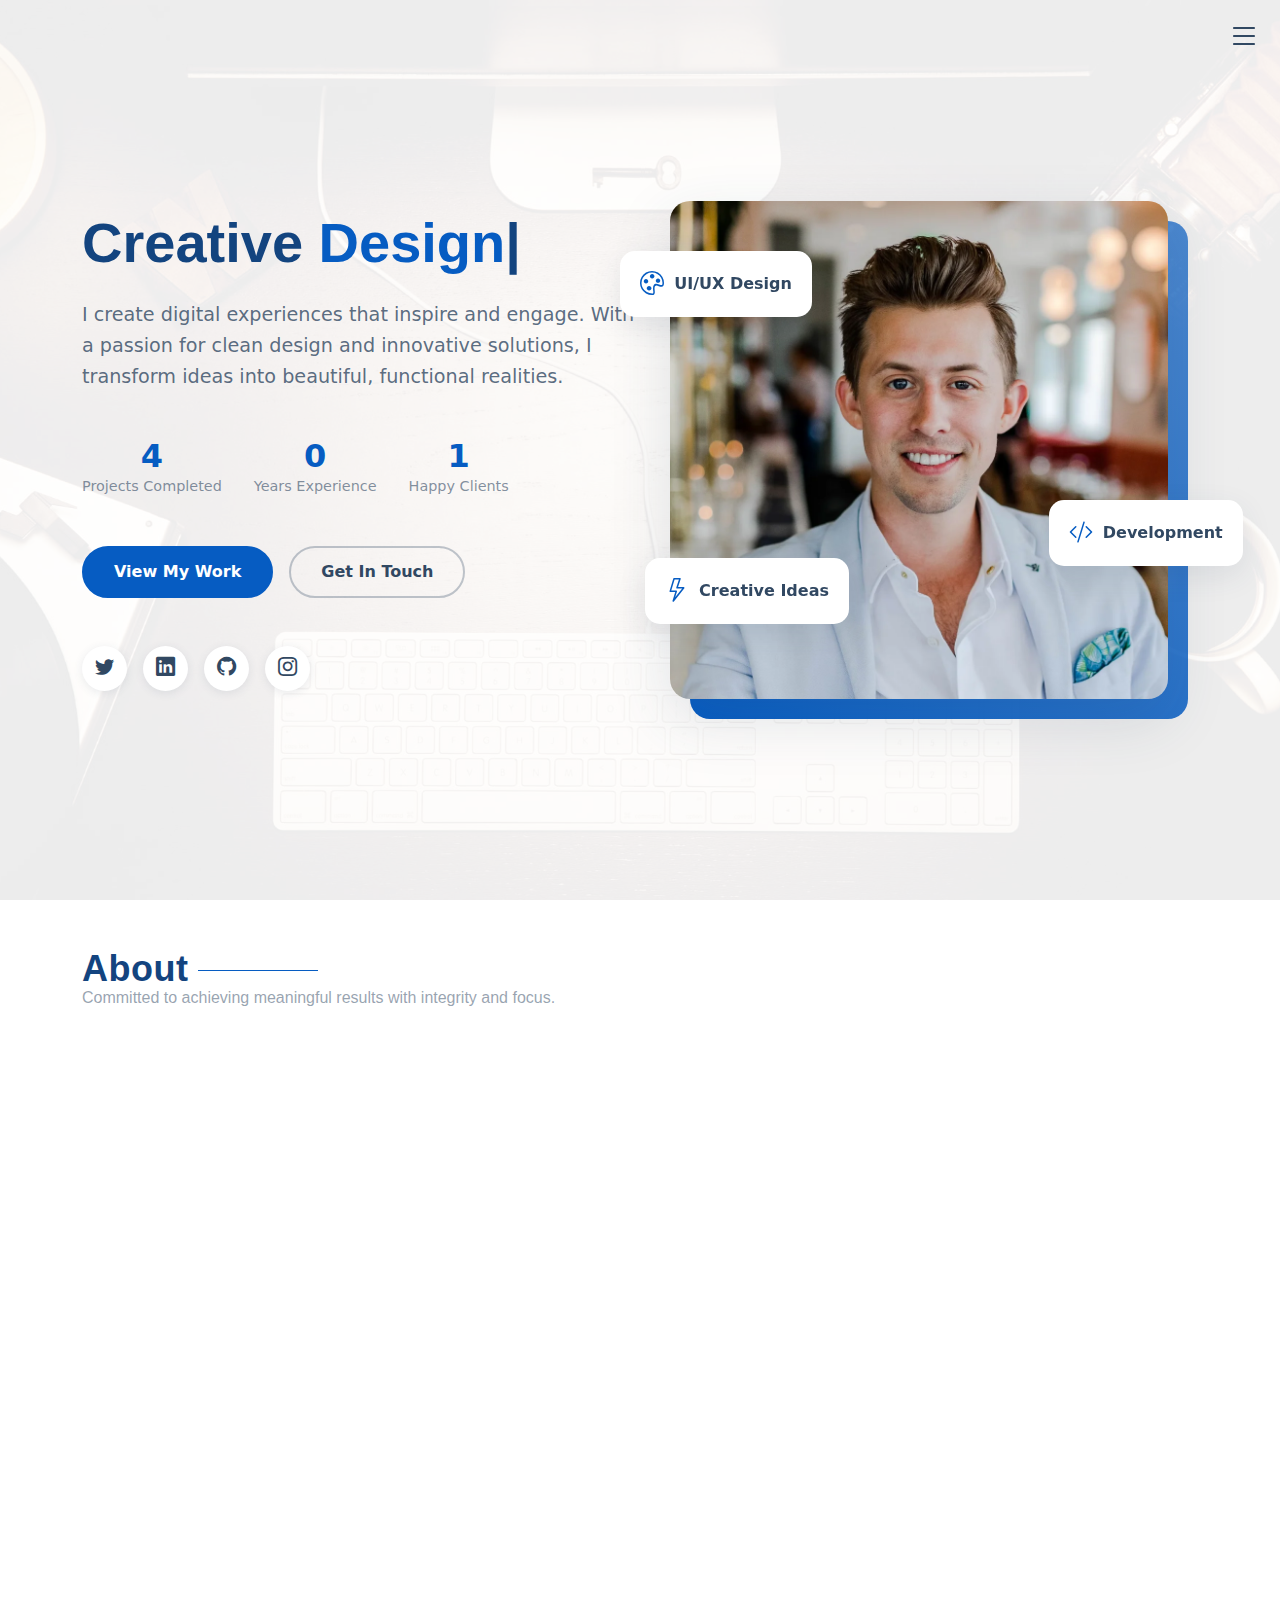
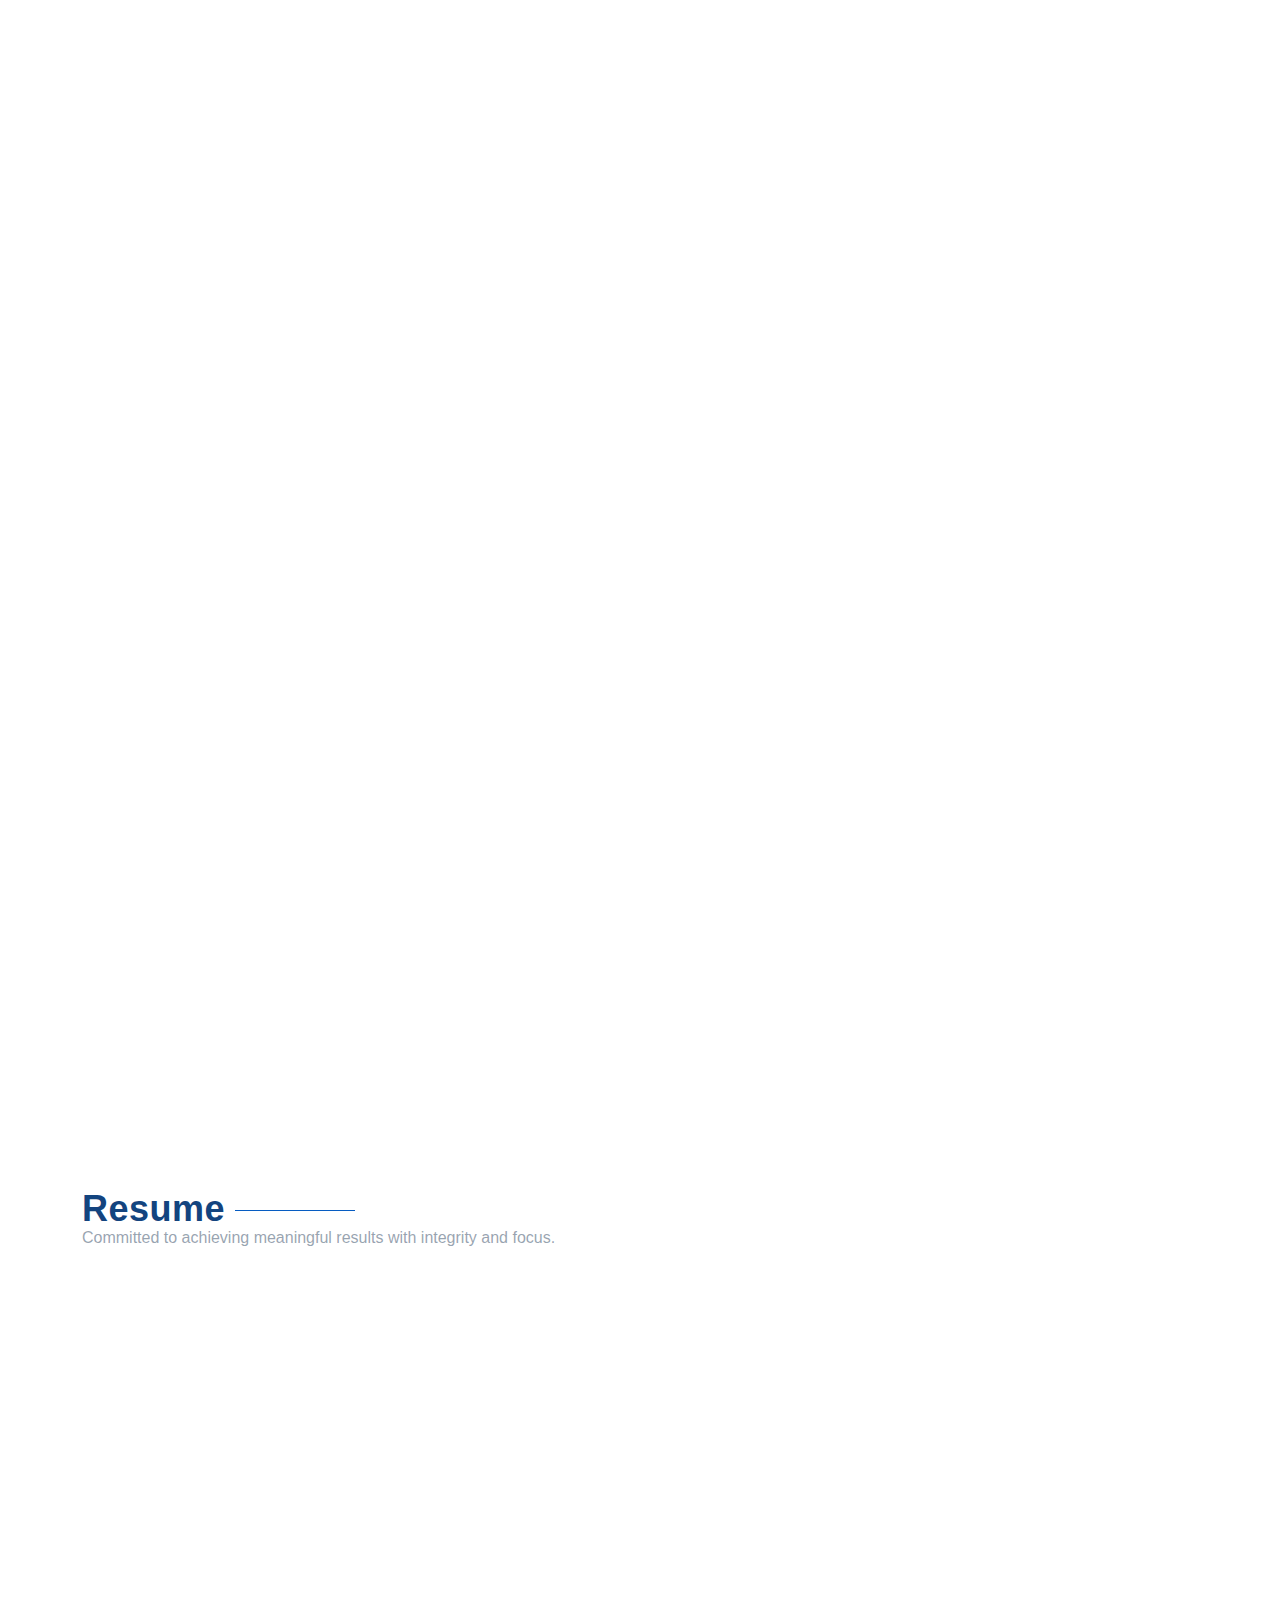
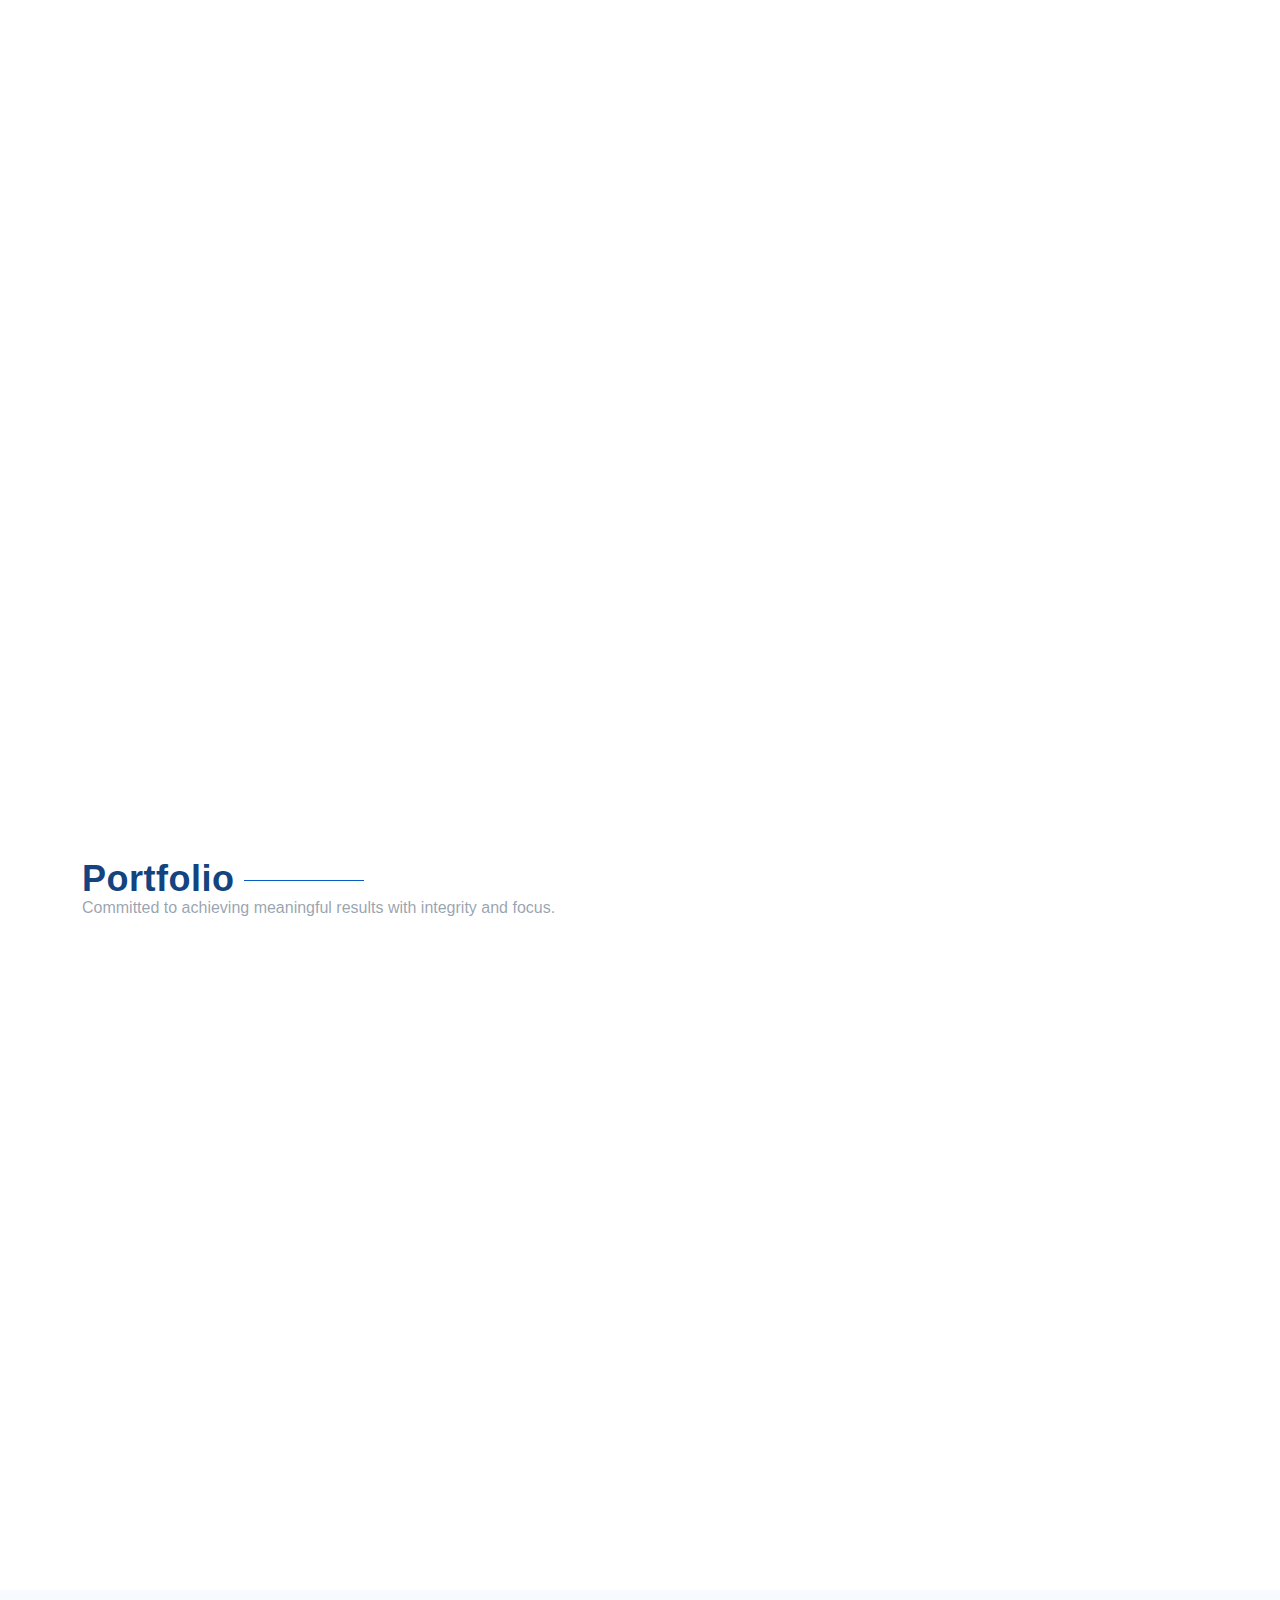
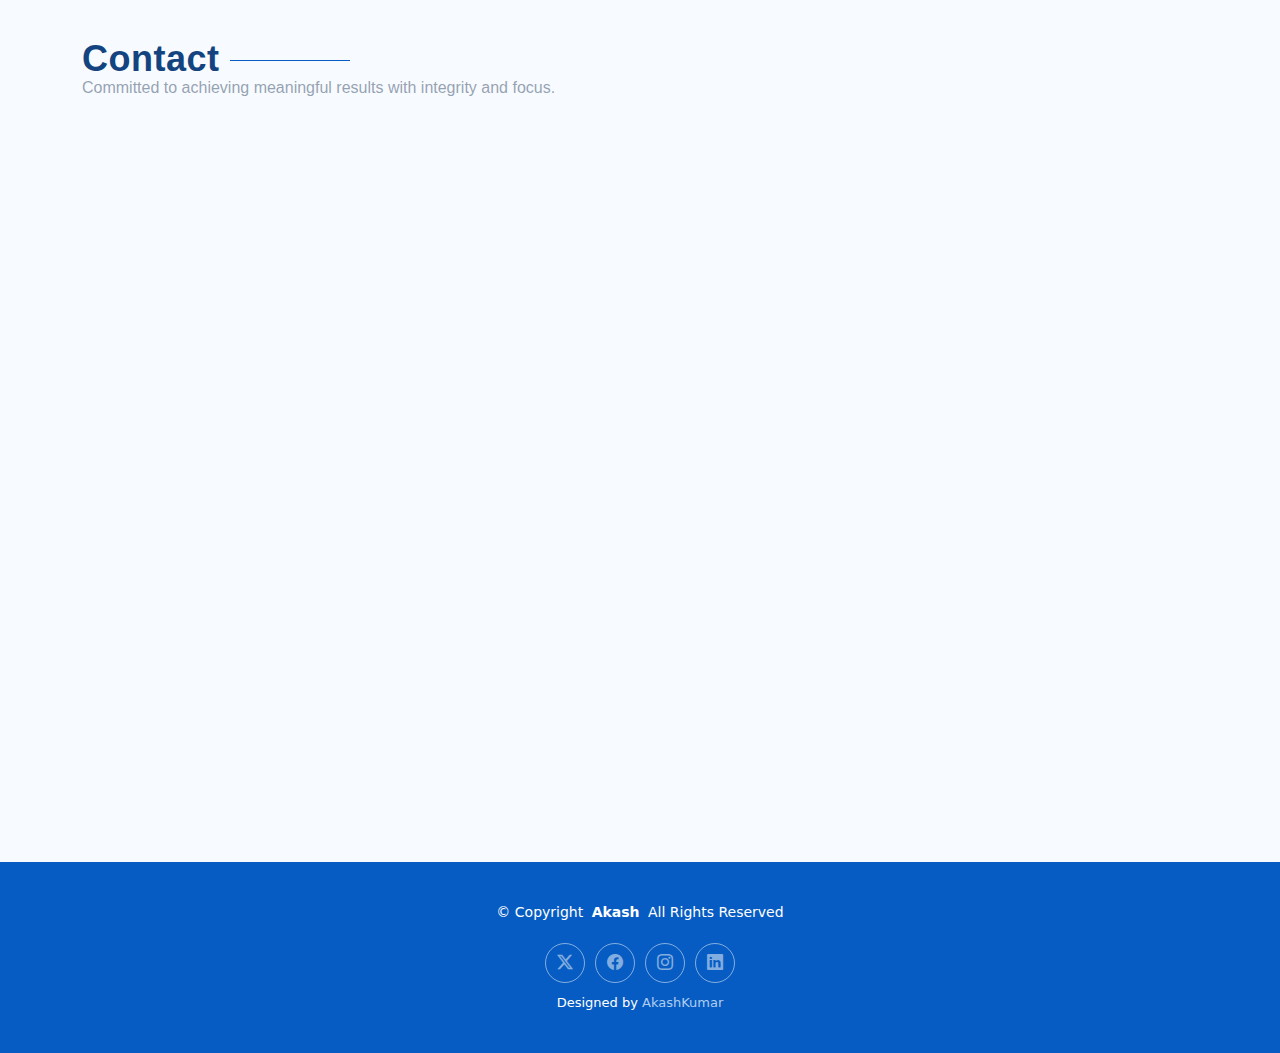
<file: index.html>
<!DOCTYPE html>
<html lang="en">

<head>
  <meta charset="utf-8">
  <meta content="width=device-width, initial-scale=1.0" name="viewport">
  <title>Akash-portfolio</title>
  <meta name="description" content="">
  <meta name="keywords" content="">
  
  <!-- Favicons -->
  <link href="assets/img/favicon.png" rel="icon">
  <link href="assets/img/apple-touch-icon.png" rel="apple-touch-icon">

  <!-- Fonts -->
  <link href="https://fonts.googleapis.com" rel="preconnect">
  <link href="https://fonts.gstatic.com" rel="preconnect" crossorigin>
  <!-- <link href="https://fonts.googleapis.com/css2?family=Roboto:ital,wght@0,100;0,300;0,400;0,500;0,700;0,900;1,100;1,300;1,400;1,500;1,700;1,900&family=Open+Sans:ital,wght@0,300;0,400;0,500;0,600;0,700;0,800;1,300;1,400;1,500;1,600;1,700;1,800&family=Quicksand:wght@300;400;500;600;700&display=swap" rel="stylesheet"> -->

  <!-- Vendor CSS Files -->
  <link href="assets/vendor/bootstrap/css/bootstrap.min.css" rel="stylesheet">
  <link href="assets/vendor/bootstrap-icons/bootstrap-icons.css" rel="stylesheet">
  <link href="assets/vendor/aos/aos.css" rel="stylesheet">
  <link href="assets/vendor/glightbox/css/glightbox.min.css" rel="stylesheet">
  <link href="assets/vendor/swiper/swiper-bundle.min.css" rel="stylesheet">

  <!-- Main CSS File -->
  <link href="assets/css/main.css" rel="stylesheet">

  <!-- =======================================================
  * Template Name: Style
  * Template URL: https://bootstrapmade.com/style-bootstrap-portfolio-template/
  * Updated: Jul 02 2025 with Bootstrap v5.3.7
  * Author: BootstrapMade.com
  * License: https://bootstrapmade.com/license/
  ======================================================== -->
</head>

<body class="index-page">

  <header id="header" class="header d-flex align-items-center fixed-top">
    <div class="container-fluid position-relative d-flex align-items-center justify-content-between">

      <a href="index.html" class="logo d-flex align-items-center">
        <!-- Uncomment the line below if you also wish to use an image logo -->
        <!-- <img src="assets/img/logo.webp" alt=""> -->
        <!-- Uncomment the line below if you also wish to use an text logo -->
        <!-- <h1 class="sitename">Style</h1>  -->
      </a>

      <nav id="navmenu" class="navmenu">

        <div class="profile-img">
          <img src="assets/img/profile/profile-square-1.webp" alt="" class="img-fluid rounded-circle">
        </div>

        <a href="index.html" class="logo d-flex align-items-center justify-content-center active">
          <!-- Uncomment the line below if you also wish to use an image logo -->
          <!-- <img src="assets/img/logo.webp" alt=""> -->
          <h1 class="sitename">Akash Kumar Gouda</h1>
        </a>

        <div class="social-links text-center">
          <a href="#" class="twitter"><i class="bi bi-twitter-x"></i></a>
          <a href="#" class="facebook"><i class="bi bi-facebook"></i></a>
          <a href="#" class="instagram"><i class="bi bi-instagram"></i></a>
          <!-- <a href="#" class="google-plus"><i class="bi bi-skype"></i></a> -->
          <a href="#" class="linkedin"><i class="bi bi-linkedin"></i></a>
        </div>

        <ul>
          <li><a href="#hero">Home</a></li>
          <li><a href="#about">About</a></li>
          <li><a href="#resume">Resume</a></li>
          <li><a href="#portfolio">Portfolio</a></li>
          <!-- <li><a href="#services">Services</a></li>
          <li class="dropdown"><a href="#"><span>Dropdown</span> <i class="bi bi-chevron-down toggle-dropdown"></i></a>
            <ul>
              <li><a href="#">Dropdown 1</a></li>
              <li class="dropdown"><a href="#"><span>Deep Dropdown</span> <i class="bi bi-chevron-down toggle-dropdown"></i></a>
                <ul>
                  <li><a href="#">Deep Dropdown 1</a></li>
                  <li><a href="#">Deep Dropdown 2</a></li>
                  <li><a href="#">Deep Dropdown 3</a></li>
                  <li><a href="#">Deep Dropdown 4</a></li>
                  <li><a href="#">Deep Dropdown 5</a></li>
                </ul>
              </li>
              <li><a href="#">Dropdown 2</a></li>
              <li><a href="#">Dropdown 3</a></li>
              <li><a href="#">Dropdown 4</a></li>
            </ul>
          </li> -->
          <li><a href="#contact">Contact</a></li>
        </ul>
        <i class="mobile-nav-toggle d-xl-none bi bi-list"></i>
      </nav>

    </div>
  </header>

  <main class="main">

    <!-- Hero Section -->
    <section id="hero" class="hero section">

      <div class="container">
        <div class="row g-0 align-items-center">

          <div class="col-lg-6 hero-content" data-aos="fade-right" data-aos-delay="100">
            <div class="content-wrapper">
              <h1 class="hero-title">Creative <span class="typed" data-typed-items="Designer, Developer, Freelancer"></span></h1>
              <p class="lead">I create digital experiences that inspire and engage. With a passion for clean design and innovative solutions, I transform ideas into beautiful, functional realities.</p>

              <div class="hero-stats" data-aos="fade-up" data-aos-delay="200">
                <div class="stat-item">
                  <span class="purecounter" data-purecounter-start="0" data-purecounter-end="10" data-purecounter-duration="2">0</span>
                  <span class="stat-label">Projects Completed</span>
                </div>
                <div class="stat-item">
                  <span class="purecounter" data-purecounter-start="0" data-purecounter-end="1" data-purecounter-duration="2">0</span>
                  <span class="stat-label">Years Experience</span>
                </div>
                <div class="stat-item">
                  <span class="purecounter" data-purecounter-start="0" data-purecounter-end="3" data-purecounter-duration="2">0</span>
                  <span class="stat-label">Happy Clients</span>
                </div>
              </div>

              <div class="hero-actions" data-aos="fade-up" data-aos-delay="300">
                <a href="#portfolio" class="btn btn-primary">View My Work</a>
                <a href="#contact" class="btn btn-outline">Get In Touch</a>
              </div>

              <div class="social-links" data-aos="fade-up" data-aos-delay="400">
                <a href="#"><i class="bi bi-twitter"></i></a>
                <a href="#"><i class="bi bi-linkedin"></i></a>
                <a href="#"><i class="bi bi-github"></i></a>
                <a href="#"><i class="bi bi-instagram"></i></a>
              </div>
            </div>
          </div>

          <div class="col-lg-6 hero-image" data-aos="fade-left" data-aos-delay="200">
            <div class="image-container">
              <div class="floating-elements">
                <div class="floating-card card-1" data-aos="zoom-in" data-aos-delay="300">
                  <i class="bi bi-palette"></i>
                  <span>UI/UX Design</span>
                </div>
                <div class="floating-card card-2" data-aos="zoom-in" data-aos-delay="400">
                  <i class="bi bi-code-slash"></i>
                  <span>Development</span>
                </div>
                <div class="floating-card card-3" data-aos="zoom-in" data-aos-delay="500">
                  <i class="bi bi-lightning"></i>
                  <span>Creative Ideas</span>
                </div>
              </div>
              <img src="assets/img/profile/profile-square-1.webp" alt="Portfolio Hero" class="img-fluid hero-main-image">
              <div class="image-overlay"></div>
            </div>
          </div>

        </div>
      </div>

    </section><!-- /Hero Section -->

    <!-- About Section -->
    <section id="about" class="about section">

      <!-- Section Title -->
      <div class="container section-title">
        <h2>About</h2>
        <p>Committed to achieving meaningful results with integrity and focus.</p>
      </div><!-- End Section Title -->

      <div class="container" data-aos="fade-up" data-aos-delay="100">

        <div class="row align-items-center">

          <div class="col-lg-5" data-aos="fade-right" data-aos-delay="200">
            <div class="profile-image-wrapper">
              <div class="profile-image">
                <img src="assets/img/profile/profile-square-1.webp" alt="Profile" class="img-fluid">
              </div>
              <!-- <div class="signature-section">
                <img src="assets/img/misc/signature-1.webp" alt="Signature" class="signature">
                <p class="quote">Building meaningful digital experiences through creative code.</p>
              </div> -->
            </div>
          </div>

          <div class="col-lg-7" data-aos="fade-left" data-aos-delay="300">
            <div class="about-content">
              <div class="intro">
                <h2>Hi, I'm Akash Kumar Gouda - a Creative Developer</h2>
                <p>Hi, I'm Akash Kumar Gouda, a Creative Developer with a passion for crafting visually stunning and interactive web experiences. I blend design and code to build responsive, user-focused websites and applications. With a strong foundation in front-end technologies, I turn innovative ideas into seamless, high-performance digital solutions.</p>
              </div>

              <div class="skills-grid">
                <div class="skill-item" data-aos="zoom-in" data-aos-delay="400">
                  <div class="skill-icon">
                    <i class="bi bi-palette"></i>
                  </div>
                  <h4>UI/UX Design</h4>
                  <p>Designing intuitive interfaces for seamless user journeys.</p>
                </div>
                <div class="skill-item" data-aos="zoom-in" data-aos-delay="450">
                  <div class="skill-icon">
                    <i class="bi bi-code-slash"></i>
                  </div>
                  <h4>Frontend Dev</h4>
                  <p>Craft bold, modern layouts that stand out with clean design and a strong focus on user experience.</p>
                </div>
                <div class="skill-item" data-aos="zoom-in" data-aos-delay="500">
                  <div class="skill-icon">
                    <i class="bi bi-camera"></i>
                  </div>
                  <h4>Photography</h4>
                  <p>Create clean, centered layouts with elegant and fluid elements.</p>
                </div>
              </div>

              <div class="journey-timeline" data-aos="fade-up" data-aos-delay="300">
                <div class="timeline-item">
                  <div class="year">2024</div>
                  <div class="description">Joined MindBrain Innovations as Frontend Developer</div>
                </div>
                <div class="timeline-item">
                  <div class="year">2025</div>
                  <div class="description">Launched freelance career specializing in creative web solutions</div>
                </div>
              </div>

              <div class="cta-section" data-aos="fade-up" data-aos-delay="400">
                <!-- <div class="fun-fact">
                  <span class="emoji">☕</span>
                  <span class="text">Coffee-fueled designer based in Portland</span>
                </div> -->
                <div class="action-buttons">
                  <a href="#portfolio" class="btn btn-primary">View My Work</a>
                  <a href="#" class="btn btn-outline">Download Resume</a>
                </div>
              </div>

            </div>
          </div>

        </div>

      </div>

    </section><!-- /About Section -->

    <!-- Skills Section -->
    <section id="skills" class="skills section">

      <div class="container" data-aos="fade-up" data-aos-delay="100">

        <div class="row">
          <div class="col-lg-8">
            <div class="skills-grid">
              <div class="row g-4">
                <div class="col-md-6" data-aos="flip-left" data-aos-delay="200">
                  <div class="skill-card">
                    <div class="skill-header">
                      <i class="bi bi-code-slash"></i>
                      <h3>Frontend Development</h3>
                    </div>
                    <div class="skills-animation">
                      <div class="skill-item">
                        <div class="skill-info">
                          <span class="skill-name">HTML/CSS</span>
                          <span class="skill-percentage">95%</span>
                        </div>
                        <div class="skill-bar progress">
                          <div class="progress-bar" role="progressbar" aria-valuenow="95" aria-valuemin="0" aria-valuemax="100"></div>
                        </div>
                      </div>

                      <div class="skill-item">
                        <div class="skill-info">
                          <span class="skill-name">JavaScript</span>
                          <span class="skill-percentage">75%</span>
                        </div>
                        <div class="skill-bar progress">
                          <div class="progress-bar" role="progressbar" aria-valuenow="75" aria-valuemin="0" aria-valuemax="100"></div>
                        </div>
                      </div>

                      <div class="skill-item">
                        <div class="skill-info">
                          <span class="skill-name">React.js</span>
                          <span class="skill-percentage">65%</span>
                        </div>
                        <div class="skill-bar progress">
                          <div class="progress-bar" role="progressbar" aria-valuenow="65" aria-valuemin="0" aria-valuemax="100"></div>
                        </div>
                      </div>
                    </div>
                  </div><!-- End Frontend Card -->
                </div>

                <!-- <div class="col-md-6" data-aos="flip-left" data-aos-delay="300">
                  <div class="skill-card">
                    <div class="skill-header">
                      <i class="bi bi-server"></i>
                      <h3>Backend Development</h3>
                    </div>
                    <div class="skills-animation">
                      <div class="skill-item">
                        <div class="skill-info">
                          <span class="skill-name">PHP</span>
                          <span class="skill-percentage">50%</span>
                        </div>
                        <div class="skill-bar progress">
                          <div class="progress-bar" role="progressbar" aria-valuenow="50" aria-valuemin="0" aria-valuemax="100"></div>
                        </div>
                      </div>

                      <div class="skill-item">
                        <div class="skill-info">
                          <span class="skill-name">Laravel</span>
                          <span class="skill-percentage">40%</span>
                        </div>
                        <div class="skill-bar progress">
                          <div class="progress-bar" role="progressbar" aria-valuenow="40" aria-valuemin="0" aria-valuemax="100"></div>
                        </div>
                      </div>

                      <div class="skill-item">
                        <div class="skill-info">
                          <span class="skill-name">MySQL</span>
                          <span class="skill-percentage">60%</span>
                        </div>
                        <div class="skill-bar progress">
                          <div class="progress-bar" role="progressbar" aria-valuenow="60" aria-valuemin="0" aria-valuemax="100"></div>
                        </div>
                      </div>
                    </div>
                  </div>
                </div> -->

                <div class="col-md-6" data-aos="flip-left" data-aos-delay="400">
                  <div class="skill-card">
                    <div class="skill-header">
                      <i class="bi bi-palette"></i>
                      <h3>Design &amp; Tools</h3>
                    </div>
                    <div class="skills-animation">
                      <div class="skill-item">
                        <div class="skill-info">
                          <span class="skill-name">Figma</span>
                          <span class="skill-percentage">85%</span>
                        </div>
                        <div class="skill-bar progress">
                          <div class="progress-bar" role="progressbar" aria-valuenow="85" aria-valuemin="0" aria-valuemax="100"></div>
                        </div>
                      </div>

                      <div class="skill-item">
                        <div class="skill-info">
                          <span class="skill-name">Photoshop</span>
                          <span class="skill-percentage">70%</span>
                        </div>
                        <div class="skill-bar progress">
                          <div class="progress-bar" role="progressbar" aria-valuenow="70" aria-valuemin="0" aria-valuemax="100"></div>
                        </div>
                      </div>

                      <div class="skill-item">
                        <div class="skill-info">
                          <span class="skill-name">Illustrator</span>
                          <span class="skill-percentage">60%</span>
                        </div>
                        <div class="skill-bar progress">
                          <div class="progress-bar" role="progressbar" aria-valuenow="60" aria-valuemin="0" aria-valuemax="100"></div>
                        </div>
                      </div>

                       <div class="skill-item">
                        <div class="skill-info">
                          <span class="skill-name">Canva</span>
                          <span class="skill-percentage">90%</span>
                        </div>
                        <div class="skill-bar progress">
                          <div class="progress-bar" role="progressbar" aria-valuenow="90" aria-valuemin="0" aria-valuemax="100"></div>
                        </div>
                      </div>
                    </div>
                  </div><!-- End Design Card -->
                </div>

              </div>
            </div><!-- End Skills Grid -->
          </div>

          <div class="col-lg-4">
            <div class="skills-summary" data-aos="fade-left" data-aos-delay="200">
              <h3>Professional Expertise</h3>
              <p>Skilled in designing responsive, user-friendly websites with a focus on clean UI and strong UX principles. Proficient in HTML, CSS, JavaScript, and modern frameworks. Passionate about turning ideas into functional, high-performing digital experiences that align with user and business needs.</p>

              <div class="summary-stats">
                <div class="stat-item" data-aos="zoom-in" data-aos-delay="300">
                  <div class="stat-circle">
                    <i class="bi bi-trophy"></i>
                  </div>
                  <div class="stat-info">
                    <span class="stat-number">1+</span>
                    <span class="stat-label">Years Experience</span>
                  </div>
                </div>

                <div class="stat-item" data-aos="zoom-in" data-aos-delay="400">
                  <div class="stat-circle">
                    <i class="bi bi-diagram-3"></i>
                  </div>
                  <div class="stat-info">
                    <span class="stat-number">10+</span>
                    <span class="stat-label">Projects Completed</span>
                  </div>
                </div>

                <div class="stat-item" data-aos="zoom-in" data-aos-delay="500">
                  <div class="stat-circle">
                    <i class="bi bi-people"></i>
                  </div>
                  <div class="stat-info">
                    <span class="stat-number">3</span>
                    <span class="stat-label">Happy Clients</span>
                  </div>
                </div>
              </div>

              <div class="skills-badges" data-aos="fade-up" data-aos-delay="600">
                <h4>Certifications</h4>
                <div class="badge-list">
                  <div class="skill-badge">AWS Certified</div>
                  <!-- <div class="skill-badge">Laravel Expert</div>
                  <div class="skill-badge">Vue.js Developer</div> -->
                  <div class="skill-badge">UI/UX Design</div>
                </div>
              </div>
            </div><!-- End Skills Summary -->
          </div>
        </div>

      </div>

    </section><!-- /Skills Section -->

    <!-- Resume Section -->
    <section id="resume" class="resume section">

      <!-- Section Title -->
      <div class="container section-title">
        <h2>Resume</h2>
        <p>Committed to achieving meaningful results with integrity and focus.</p>
      </div><!-- End Section Title -->

      <div class="container" data-aos="fade-up" data-aos-delay="100">

        <div class="row">
          <div class="col-lg-6" data-aos="fade-right" data-aos-delay="200">
            <div class="experience-section">
              <div class="section-header">
                <h2><i class="bi bi-briefcase"></i> Professional Journey</h2>
                <p class="section-subtitle">I thrive in dynamic environments, embracing challenges with resilience and adapting to change with a focus on growth and stability.</p>
              </div>

              <div class="experience-cards">
                <div class="experience-card" data-aos="zoom-in" data-aos-delay="300">
                  <div class="card-header">
                    <div class="role-info">
                      <h3>Web Designer</h3>
                      <h4>Inflexi Technologies Pvt.Ltd.</h4>
                    </div>
                    <span class="duration">2025-Feb - Present</span>
                  </div>
                  <div class="card-body">
                    <p>As a Web Designer, I transform ideas into modern, user-friendly websites that drive results and elevate digital presence.</p>
                    <ul class="achievements">
                      <li>Designed responsive, performance-optimized websites with a focus on UX/UI best practices</li>
                      <li>Led a cross-functional team of 15+ on high-impact digital projects</li>
                      <li>Implemented agile methodologies, increasing design workflow efficiency by 40%</li>
                      <li>Focused on clean design, usability, and performance optimization</li>
                    </ul>
                  </div>
                </div>

                <div class="experience-card" data-aos="zoom-in" data-aos-delay="400">
                  <div class="card-header">
                    <div class="role-info">
                      <h3>Software Developer </h3>
                      <h4>MindBrain Innovations Private Limited</h4>
                    </div>
                    <span class="duration">2024-Jan - 2024-Sep</span>
                  </div>
                  <div class="card-body">
                    <p>Crafting modern, high-performance web interfaces with a strong focus on usability, accessibility, and responsive design.</p>
                    <ul class="achievements">
                      <li>Developed scalable frontend architecture using HTML, CSS, JavaScript, and React</li>
                      <li>Improved page load speed by 35% through code optimization and lazy loading</li>
                      <li>Collaborated with backend teams to integrate APIs and enhance UI performance</li>
                      <li>Converted complex UI/UX wireframes into interactive, pixel-perfect web pages</li>
                    </ul>
                  </div>
                </div>

                <!-- <div class="experience-card" data-aos="zoom-in" data-aos-delay="500">
                  <div class="card-header">
                    <div class="role-info">
                      <h3>Software Developer Intern</h3>
                      <h4>Adipiscing Technologies</h4>
                    </div>
                    <span class="duration">2023-Jun - 2023-Nov</span>
                  </div>
                  <div class="card-body">
                    <p>Nam quam nunc blandit vel luctus pulvinar hendrerit id lorem maecenas nec odio et ante tincidunt tempus donec vitae sapien ut.</p>
                  </div>
                </div> -->
              </div>
            </div>
          </div>

          <div class="col-lg-6" data-aos="fade-left" data-aos-delay="200">
            <div class="education-section">
              <div class="section-header">
                <h2><i class="bi bi-mortarboard"></i> Academic Excellence</h2>
                <p class="section-subtitle">A dedicated learner with a strong record of academic excellence and a passion for continuous development.</p>
              </div>

              <div class="education-timeline">
                <div class="timeline-track"></div>

                <div class="education-item" data-aos="slide-up" data-aos-delay="300">
                  <div class="timeline-marker"></div>
                  <div class="education-content">
                    <div class="degree-header">
                      <h3>Master of Computer Science</h3>
                      <span class="year">2015 - 2017</span>
                    </div>
                    <h4 class="institution">Tempus University</h4>
                    <p>Cum sociis natoque penatibus et magnis dis parturient montes nascetur ridiculus mus donec quam felis ultricies nec.</p>
                  </div>
                </div>

                <div class="education-item" data-aos="slide-up" data-aos-delay="400">
                  <div class="timeline-marker"></div>
                  <div class="education-content">
                    <div class="degree-header">
                      <h3>Bachelor of Information Technology</h3>
                      <span class="year">2011 - 2015</span>
                    </div>
                    <h4 class="institution">Rhoncus Institute of Technology</h4>
                    <p>Nullam dictum felis eu pede mollis pretium integer tincidunt cras dapibus vivamus elementum semper nisi aenean vulputate.</p>
                  </div>
                </div>

                <div class="education-item" data-aos="slide-up" data-aos-delay="500">
                  <div class="timeline-marker"></div>
                  <div class="education-content">
                    <div class="degree-header">
                      <h3>Certificate in Digital Innovation</h3>
                      <span class="year">2020</span>
                    </div>
                    <h4 class="institution">Ligula Academy</h4>
                    <p>Etiam sit amet orci eget eros faucibus tincidunt duis leo sed fringilla mauris sit amet nibh donec sodales sagittis magna.</p>
                  </div>
                </div>

                <div class="education-item" data-aos="slide-up" data-aos-delay="500">
                  <div class="timeline-marker"></div>
                  <div class="education-content">
                    <div class="degree-header">
                      <h3>Certificate in Digital Innovation</h3>
                      <span class="year">2022</span>
                    </div>
                    <h4 class="institution">Ligula Academy</h4>
                    <p>Etiam sit amet orci eget eros faucibus tincidunt duis leo sed fringilla mauris sit amet nibh donec sodales sagittis magna.</p>
                  </div>
                </div>
              </div>
            </div>
          </div>
        </div>

      </div>

    </section><!-- /Resume Section -->

    

    <!-- Portfolio Section -->
    <section id="portfolio" class="portfolio section">

      <!-- Section Title -->
      <div class="container section-title">
        <h2>Portfolio</h2>
        <p>Committed to achieving meaningful results with integrity and focus.</p>
      </div><!-- End Section Title -->

      <div class="container-fluid" data-aos="fade-up" data-aos-delay="100">

        <div class="isotope-layout" data-default-filter="*" data-layout="masonry" data-sort="original-order">

          <ul class="portfolio-filters isotope-filters" data-aos="fade-up" data-aos-delay="200">
            <li data-filter="*" class="filter-active">
              <i class="bi bi-grid-3x3"></i> All Projects
            </li>
            <li data-filter=".filter-ui">
              UI/UX
            </li>
            <li data-filter=".filter-development">
              Development
            </li>
            <li data-filter=".filter-photography">
              Photography
            </li>
            <!-- <li data-filter=".filter-marketing">
              Marketing
            </li> -->
          </ul>

          <div class="row g-4 isotope-container" data-aos="fade-up" data-aos-delay="300">

            <div class="col-xl-3 col-lg-4 col-md-6 portfolio-item isotope-item filter-ui">
              <article class="portfolio-entry">
                <figure class="entry-image">
                  <img src="assets/img/portfolio/portfolio-1.webp" class="img-fluid" alt="" loading="lazy">
                  <div class="entry-overlay">
                    <div class="overlay-content">
                      <div class="entry-meta">UI/UX Design</div>
                      <h3 class="entry-title">Mobile Banking App</h3>
                      <div class="entry-links">
                        <a href="assets/img/portfolio/portfolio-1.webp" class="glightbox" data-gallery="portfolio-gallery-ui" data-glightbox="title: Mobile Banking App; description: Praesent commodo cursus magna, vel scelerisque nisl consectetur.">
                          <i class="bi bi-arrows-angle-expand"></i>
                        </a>
                        <a href="portfolio-details.html">
                          <i class="bi bi-arrow-right"></i>
                        </a>
                      </div>
                    </div>
                  </div>
                </figure>
              </article>
            </div><!-- End Portfolio Item -->

            <div class="col-xl-3 col-lg-4 col-md-6 portfolio-item isotope-item filter-development">
              <article class="portfolio-entry">
                <figure class="entry-image">
                  <img src="assets/img/portfolio/portfolio-10.webp" class="img-fluid" alt="" loading="lazy">
                  <div class="entry-overlay">
                    <div class="overlay-content">
                      <div class="entry-meta">Development</div>
                      <h3 class="entry-title">E-Learning Platform</h3>
                      <div class="entry-links">
                        <a href="assets/img/portfolio/portfolio-10.webp" class="glightbox" data-gallery="portfolio-gallery-development" data-glightbox="title: E-Learning Platform; description: Nulla vitae elit libero, a pharetra augue mollis interdum.">
                          <i class="bi bi-arrows-angle-expand"></i>
                        </a>
                        <a href="portfolio-details.html">
                          <i class="bi bi-arrow-right"></i>
                        </a>
                      </div>
                    </div>
                  </div>
                </figure>
              </article>
            </div><!-- End Portfolio Item -->

            <div class="col-xl-3 col-lg-4 col-md-6 portfolio-item isotope-item filter-photography">
              <article class="portfolio-entry">
                <figure class="entry-image">
                  <img src="assets/img/portfolio/portfolio-7.webp" class="img-fluid" alt="" loading="lazy">
                  <div class="entry-overlay">
                    <div class="overlay-content">
                      <div class="entry-meta">Photography</div>
                      <h3 class="entry-title">Urban Architecture</h3>
                      <div class="entry-links">
                        <a href="assets/img/portfolio/portfolio-7.webp" class="glightbox" data-gallery="portfolio-gallery-photography" data-glightbox="title: Urban Architecture; description: Sed ut perspiciatis unde omnis iste natus error sit voluptatem.">
                          <i class="bi bi-arrows-angle-expand"></i>
                        </a>
                        <a href="portfolio-details.html">
                          <i class="bi bi-arrow-right"></i>
                        </a>
                      </div>
                    </div>
                  </div>
                </figure>
              </article>
            </div><!-- End Portfolio Item -->

            <div class="col-xl-3 col-lg-4 col-md-6 portfolio-item isotope-item filter-ui">
              <article class="portfolio-entry">
                <figure class="entry-image">
                  <img src="assets/img/portfolio/portfolio-4.webp" class="img-fluid" alt="" loading="lazy">
                  <div class="entry-overlay">
                    <div class="overlay-content">
                      <div class="entry-meta">UI/UX Design</div>
                      <h3 class="entry-title">Social Media Campaign</h3>
                      <div class="entry-links">
                        <a href="assets/img/portfolio/portfolio-4.webp" class="glightbox" data-gallery="portfolio-gallery-ui" data-glightbox="title: Social Media Campaign; description: Quis autem vel eum iure reprehenderit qui in ea voluptate.">
                          <i class="bi bi-arrows-angle-expand"></i>
                        </a>
                        <a href="portfolio-details.html">
                          <i class="bi bi-arrow-right"></i>
                        </a>
                      </div>
                    </div>
                  </div>
                </figure>
              </article>
            </div><!-- End Portfolio Item -->

            <div class="col-xl-3 col-lg-4 col-md-6 portfolio-item isotope-item filter-ui">
              <article class="portfolio-entry">
                <figure class="entry-image">
                  <img src="assets/img/portfolio/portfolio-2.webp" class="img-fluid" alt="" loading="lazy">
                  <div class="entry-overlay">
                    <div class="overlay-content">
                      <div class="entry-meta">UI/UX Design</div>
                      <h3 class="entry-title">Smart Home Interface</h3>
                      <div class="entry-links">
                        <a href="assets/img/portfolio/portfolio-2.webp" class="glightbox" data-gallery="portfolio-gallery-ui" data-glightbox="title: Smart Home Interface; description: At vero eos et accusamus et iusto odio dignissimos ducimus.">
                          <i class="bi bi-arrows-angle-expand"></i>
                        </a>
                        <a href="portfolio-details.html">
                          <i class="bi bi-arrow-right"></i>
                        </a>
                      </div>
                    </div>
                  </div>
                </figure>
              </article>
            </div><!-- End Portfolio Item -->

            <div class="col-xl-3 col-lg-4 col-md-6 portfolio-item isotope-item filter-development">
              <article class="portfolio-entry">
                <figure class="entry-image">
                  <img src="assets/img/portfolio/portfolio-11.webp" class="img-fluid" alt="" loading="lazy">
                  <div class="entry-overlay">
                    <div class="overlay-content">
                      <div class="entry-meta">Development</div>
                      <h3 class="entry-title">Cloud Management System</h3>
                      <div class="entry-links">
                        <a href="assets/img/portfolio/portfolio-11.webp" class="glightbox" data-gallery="portfolio-gallery-development" data-glightbox="title: Cloud Management System; description: Temporibus autem quibusdam et aut officiis debitis.">
                          <i class="bi bi-arrows-angle-expand"></i>
                        </a>
                        <a href="portfolio-details.html">
                          <i class="bi bi-arrow-right"></i>
                        </a>
                      </div>
                    </div>
                  </div>
                </figure>
              </article>
            </div><!-- End Portfolio Item -->

            <div class="col-xl-3 col-lg-4 col-md-6 portfolio-item isotope-item filter-photography">
              <article class="portfolio-entry">
                <figure class="entry-image">
                  <img src="assets/img/portfolio/portfolio-8.webp" class="img-fluid" alt="" loading="lazy">
                  <div class="entry-overlay">
                    <div class="overlay-content">
                      <div class="entry-meta">Photography</div>
                      <h3 class="entry-title">Nature Collection</h3>
                      <div class="entry-links">
                        <a href="assets/img/portfolio/portfolio-8.webp" class="glightbox" data-gallery="portfolio-gallery-photography" data-glightbox="title: Nature Collection; description: Integer posuere erat a ante venenatis dapibus posuere velit aliquet.">
                          <i class="bi bi-arrows-angle-expand"></i>
                        </a>
                        <a href="portfolio-details.html">
                          <i class="bi bi-arrow-right"></i>
                        </a>
                      </div>
                    </div>
                  </div>
                </figure>
              </article>
            </div><!-- End Portfolio Item -->

            <!-- <div class="col-xl-3 col-lg-4 col-md-6 portfolio-item isotope-item filter-marketing">
              <article class="portfolio-entry">
                <figure class="entry-image">
                  <img src="assets/img/portfolio/portfolio-5.webp" class="img-fluid" alt="" loading="lazy">
                  <div class="entry-overlay">
                    <div class="overlay-content">
                      <div class="entry-meta">Marketing</div>
                      <h3 class="entry-title">Brand Strategy</h3>
                      <div class="entry-links">
                        <a href="assets/img/portfolio/portfolio-5.webp" class="glightbox" data-gallery="portfolio-gallery-marketing" data-glightbox="title: Brand Strategy; description: Fusce dapibus, tellus ac cursus commodo, tortor mauris condimentum.">
                          <i class="bi bi-arrows-angle-expand"></i>
                        </a>
                        <a href="portfolio-details.html">
                          <i class="bi bi-arrow-right"></i>
                        </a>
                      </div>
                    </div>
                  </div>
                </figure>
              </article>
            </div>  End Portfolio Item -->

          </div><!-- End Portfolio Container -->

        </div>

      </div>

    </section><!-- /Portfolio Section -->


    <!-- Contact Section -->
    <section id="contact" class="contact section light-background">

      <!-- Section Title -->
      <div class="container section-title">
        <h2>Contact</h2>
        <p>Committed to achieving meaningful results with integrity and focus.</p>
      </div><!-- End Section Title -->

      <div class="container" data-aos="fade-up" data-aos-delay="100">

        <div class="row g-4 g-lg-5">
          <div class="col-lg-5">
            <div class="info-box" data-aos="fade-up" data-aos-delay="200">
              <h3>Contact Info</h3>
              <p>Organized, adaptable, and focused on building strong foundations for success.</p>

              <div class="info-item" data-aos="fade-up" data-aos-delay="300">
                <div class="icon-box">
                  <i class="bi bi-geo-alt"></i>
                </div>
                <div class="content">
                  <h4>Our Location</h4>
                  <p>Acharja Bihar</p>
                  <p>Bhubaneswer, 764001</p>
                </div>
              </div>

              <div class="info-item" data-aos="fade-up" data-aos-delay="400">
                <div class="icon-box">
                  <i class="bi bi-telephone"></i>
                </div>
                <div class="content">
                  <h4>Phone Number</h4>
                  <p>+91 8637210127</p>
                  <p>+91 8260370225</p>
                </div>
              </div>

              <div class="info-item" data-aos="fade-up" data-aos-delay="500">
                <div class="icon-box">
                  <i class="bi bi-envelope"></i>
                </div>
                <div class="content">
                  <h4>Email Address</h4>
                  <p>info@example.com</p>
                  <p>contact@example.com</p>
                </div>
              </div>
            </div>
          </div>

          <div class="col-lg-7">
            <div class="contact-form" data-aos="fade-up" data-aos-delay="300">
              <h3>Get In Touch</h3>
              <p>Organized, adaptable, and focused on building strong foundations for success.</p>

              <form action="forms/contact.php" method="post" class="php-email-form" data-aos="fade-up" data-aos-delay="200">
                <div class="row gy-4">

                  <div class="col-md-6">
                    <input type="text" name="name" class="form-control" placeholder="Your Name" required="">
                  </div>

                  <div class="col-md-6 ">
                    <input type="email" class="form-control" name="email" placeholder="Your Email" required="">
                  </div>

                  <div class="col-12">
                    <input type="text" class="form-control" name="subject" placeholder="Subject" required="">
                  </div>

                  <div class="col-12">
                    <textarea class="form-control" name="message" rows="6" placeholder="Message" required=""></textarea>
                  </div>

                  <div class="col-12 text-center">
                    <div class="loading">Loading</div>
                    <div class="error-message"></div>
                    <div class="sent-message">Your message has been sent. Thank you!</div>

                    <button type="submit" class="btn">Send Message</button>
                  </div>

                </div>
              </form>

            </div>
          </div>

        </div>

      </div>

    </section><!-- /Contact Section -->

  </main>

  <footer id="footer" class="footer dark-background">

    <div class="container">
      <div class="copyright text-center ">
        <p>© <span>Copyright</span> <strong class="px-1 sitename">Akash</strong> <span>All Rights Reserved</span></p>
      </div>
      <div class="social-links d-flex justify-content-center">
        <a href=""><i class="bi bi-twitter-x"></i></a>
        <a href=""><i class="bi bi-facebook"></i></a>
        <a href=""><i class="bi bi-instagram"></i></a>
        <a href=""><i class="bi bi-linkedin"></i></a>
      </div>
      <div class="credits">
        <!-- All the links in the footer should remain intact. -->
        <!-- You can delete the links only if you've purchased the pro version. -->
        <!-- Licensing information: https://bootstrapmade.com/license/ -->
        <!-- Purchase the pro version with working PHP/AJAX contact form: [buy-url] -->
        Designed by <a href="https://bootstrapmade.com/">AkashKumar</a>
      </div>
    </div>

  </footer>

  <!-- Scroll Top -->
  <a href="#" id="scroll-top" class="scroll-top d-flex align-items-center justify-content-center"><i class="bi bi-arrow-up-short"></i></a>

  <!-- Vendor JS Files -->
  <script src="assets/vendor/bootstrap/js/bootstrap.bundle.min.js"></script>
  <script src="assets/vendor/php-email-form/validate.js"></script>
  <script src="assets/vendor/aos/aos.js"></script>
  <script src="assets/vendor/purecounter/purecounter_vanilla.js"></script>
  <script src="assets/vendor/typed.js/typed.umd.js"></script>
  <script src="assets/vendor/waypoints/noframework.waypoints.js"></script>
  <script src="assets/vendor/glightbox/js/glightbox.min.js"></script>
  <script src="assets/vendor/imagesloaded/imagesloaded.pkgd.min.js"></script>
  <script src="assets/vendor/isotope-layout/isotope.pkgd.min.js"></script>
  <script src="assets/vendor/swiper/swiper-bundle.min.js"></script>

  <!-- Main JS File -->
  <script src="assets/js/main.js"></script>

</body>

</html>
</file>
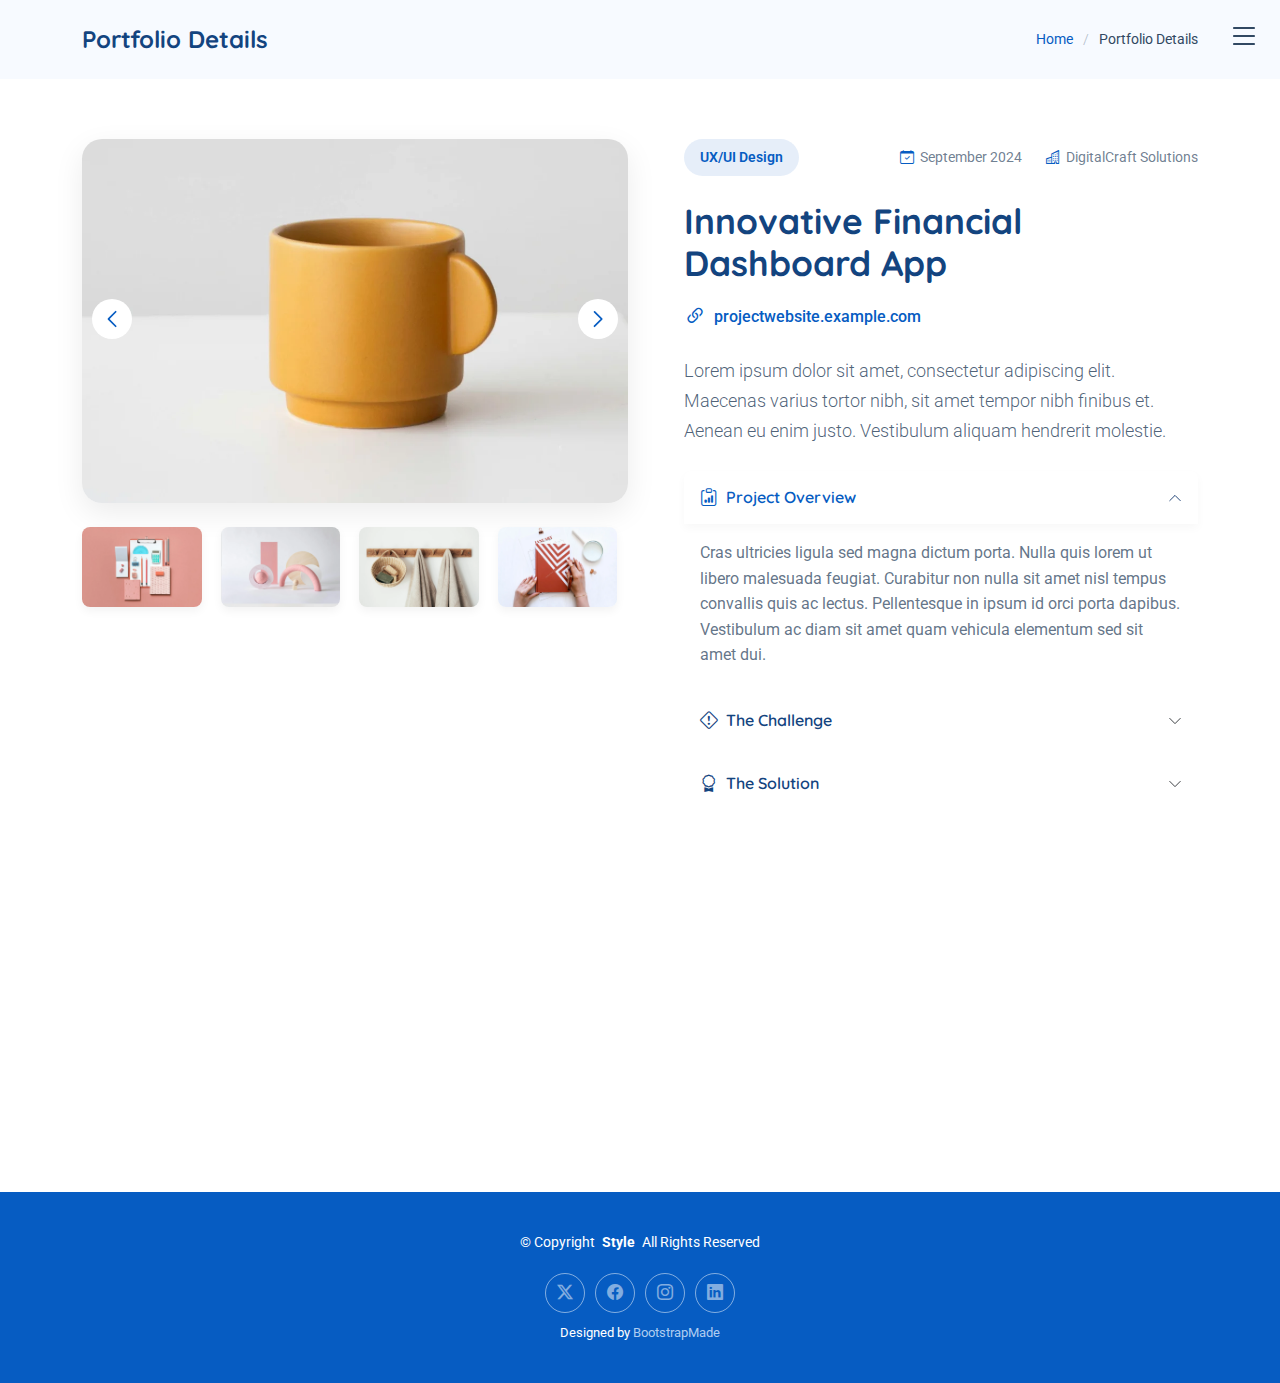
<file: portfolio-details.html>
<!DOCTYPE html>
<html lang="en">

<head>
  <meta charset="utf-8">
  <meta content="width=device-width, initial-scale=1.0" name="viewport">
  <title>Portfolio Details - Style Bootstrap Template</title>
  <meta name="description" content="">
  <meta name="keywords" content="">

  <!-- Favicons -->
  <link href="assets/img/favicon.png" rel="icon">
  <link href="assets/img/apple-touch-icon.png" rel="apple-touch-icon">

  <!-- Fonts -->
  <link href="https://fonts.googleapis.com" rel="preconnect">
  <link href="https://fonts.gstatic.com" rel="preconnect" crossorigin>
  <link href="https://fonts.googleapis.com/css2?family=Roboto:ital,wght@0,100;0,300;0,400;0,500;0,700;0,900;1,100;1,300;1,400;1,500;1,700;1,900&family=Open+Sans:ital,wght@0,300;0,400;0,500;0,600;0,700;0,800;1,300;1,400;1,500;1,600;1,700;1,800&family=Quicksand:wght@300;400;500;600;700&display=swap" rel="stylesheet">

  <!-- Vendor CSS Files -->
  <link href="assets/vendor/bootstrap/css/bootstrap.min.css" rel="stylesheet">
  <link href="assets/vendor/bootstrap-icons/bootstrap-icons.css" rel="stylesheet">
  <link href="assets/vendor/aos/aos.css" rel="stylesheet">
  <link href="assets/vendor/glightbox/css/glightbox.min.css" rel="stylesheet">
  <link href="assets/vendor/swiper/swiper-bundle.min.css" rel="stylesheet">

  <!-- Main CSS File -->
  <link href="assets/css/main.css" rel="stylesheet">

  <!-- =======================================================
  * Template Name: Style
  * Template URL: https://bootstrapmade.com/style-bootstrap-portfolio-template/
  * Updated: Jul 02 2025 with Bootstrap v5.3.7
  * Author: BootstrapMade.com
  * License: https://bootstrapmade.com/license/
  ======================================================== -->
</head>

<body class="portfolio-details-page">

  <header id="header" class="header d-flex align-items-center fixed-top">
    <div class="container-fluid position-relative d-flex align-items-center justify-content-between">

      <a href="index.html" class="logo d-flex align-items-center">
        <!-- Uncomment the line below if you also wish to use an image logo -->
        <!-- <img src="assets/img/logo.webp" alt=""> -->
        <!-- Uncomment the line below if you also wish to use an text logo -->
        <!-- <h1 class="sitename">Style</h1>  -->
      </a>

      <nav id="navmenu" class="navmenu">

        <div class="profile-img">
          <img src="assets/img/profile/profile-square-1.webp" alt="" class="img-fluid rounded-circle">
        </div>

        <a href="index.html" class="logo d-flex align-items-center justify-content-center">
          <!-- Uncomment the line below if you also wish to use an image logo -->
          <!-- <img src="assets/img/logo.webp" alt=""> -->
          <h1 class="sitename">Alex Smith</h1>
        </a>

        <div class="social-links text-center">
          <a href="#" class="twitter"><i class="bi bi-twitter-x"></i></a>
          <a href="#" class="facebook"><i class="bi bi-facebook"></i></a>
          <a href="#" class="instagram"><i class="bi bi-instagram"></i></a>
          <a href="#" class="google-plus"><i class="bi bi-skype"></i></a>
          <a href="#" class="linkedin"><i class="bi bi-linkedin"></i></a>
        </div>

        <ul>
          <li><a href="#hero">Home</a></li>
          <li><a href="#about">About</a></li>
          <li><a href="#resume">Resume</a></li>
          <li><a href="#portfolio">Portfolio</a></li>
          <li><a href="#services">Services</a></li>
          <li class="dropdown"><a href="#"><span>Dropdown</span> <i class="bi bi-chevron-down toggle-dropdown"></i></a>
            <ul>
              <li><a href="#">Dropdown 1</a></li>
              <li class="dropdown"><a href="#"><span>Deep Dropdown</span> <i class="bi bi-chevron-down toggle-dropdown"></i></a>
                <ul>
                  <li><a href="#">Deep Dropdown 1</a></li>
                  <li><a href="#">Deep Dropdown 2</a></li>
                  <li><a href="#">Deep Dropdown 3</a></li>
                  <li><a href="#">Deep Dropdown 4</a></li>
                  <li><a href="#">Deep Dropdown 5</a></li>
                </ul>
              </li>
              <li><a href="#">Dropdown 2</a></li>
              <li><a href="#">Dropdown 3</a></li>
              <li><a href="#">Dropdown 4</a></li>
            </ul>
          </li>
          <li><a href="#contact">Contact</a></li>
        </ul>
        <i class="mobile-nav-toggle d-xl-none bi bi-list"></i>
      </nav>

    </div>
  </header>

  <main class="main">

    <!-- Page Title -->
    <div class="page-title light-background">
      <div class="container d-lg-flex justify-content-between align-items-center">
        <h1 class="mb-2 mb-lg-0">Portfolio Details</h1>
        <nav class="breadcrumbs">
          <ol>
            <li><a href="index.html">Home</a></li>
            <li class="current">Portfolio Details</li>
          </ol>
        </nav>
      </div>
    </div><!-- End Page Title -->

    <!-- Portfolio Details Section -->
    <section id="portfolio-details" class="portfolio-details section">

      <div class="container" data-aos="fade-up" data-aos-delay="100">

        <div class="row gy-4">
          <div class="col-lg-6" data-aos="fade-right">
            <div class="portfolio-details-media">
              <div class="main-image">
                <div class="portfolio-details-slider swiper init-swiper" data-aos="zoom-in">
                  <script type="application/json" class="swiper-config">
                    {
                      "loop": true,
                      "speed": 1000,
                      "autoplay": {
                        "delay": 6000
                      },
                      "effect": "creative",
                      "creativeEffect": {
                        "prev": {
                          "shadow": true,
                          "translate": [0, 0, -400]
                        },
                        "next": {
                          "translate": ["100%", 0, 0]
                        }
                      },
                      "slidesPerView": 1,
                      "navigation": {
                        "nextEl": ".swiper-button-next",
                        "prevEl": ".swiper-button-prev"
                      }
                    }
                  </script>
                  <div class="swiper-wrapper">
                    <div class="swiper-slide">
                      <img src="assets/img/portfolio/portfolio-5.webp" alt="Portfolio Image" class="img-fluid">
                    </div>
                    <div class="swiper-slide">
                      <img src="assets/img/portfolio/portfolio-7.webp" alt="Portfolio Image" class="img-fluid">
                    </div>
                    <div class="swiper-slide">
                      <img src="assets/img/portfolio/portfolio-8.webp" alt="Portfolio Image" class="img-fluid">
                    </div>
                  </div>
                  <div class="swiper-button-prev"></div>
                  <div class="swiper-button-next"></div>
                </div>
              </div>

              <div class="thumbnail-grid" data-aos="fade-up" data-aos-delay="200">
                <div class="row g-2 mt-3">
                  <div class="col-3">
                    <img src="assets/img/portfolio/portfolio-4.webp" alt="Gallery Image" class="img-fluid glightbox">
                  </div>
                  <div class="col-3">
                    <img src="assets/img/portfolio/portfolio-6.webp" alt="Gallery Image" class="img-fluid glightbox">
                  </div>
                  <div class="col-3">
                    <img src="assets/img/portfolio/portfolio-11.webp" alt="Gallery Image" class="img-fluid glightbox">
                  </div>
                  <div class="col-3">
                    <img src="assets/img/portfolio/portfolio-12.webp" alt="Gallery Image" class="img-fluid glightbox">
                  </div>
                </div>
              </div>

              <!-- <div class="tech-stack-badges" data-aos="fade-up" data-aos-delay="300">
                <span>Angular</span>
                <span>Express.js</span>
                <span>PostgreSQL</span>
                <span>GraphQL</span>
                <span>Firebase</span>
              </div> -->
            </div>
          </div>

          <div class="col-lg-6" data-aos="fade-left">
            <div class="portfolio-details-content">
              <div class="project-meta">
                <div class="badge-wrapper">
                  <span class="project-badge">UX/UI Design</span>
                </div>
                <div class="date-client">
                  <div class="meta-item">
                    <i class="bi bi-calendar-check"></i>
                    <span>September 2024</span>
                  </div>
                  <div class="meta-item">
                    <i class="bi bi-buildings"></i>
                    <span>DigitalCraft Solutions</span>
                  </div>
                </div>
              </div>

              <h2 class="project-title">Innovative Financial Dashboard App</h2>

              <div class="project-website">
                <i class="bi bi-link-45deg"></i>
                <a href="#" target="_blank">projectwebsite.example.com</a>
              </div>

              <div class="project-overview">
                <p class="lead">
                  Lorem ipsum dolor sit amet, consectetur adipiscing elit. Maecenas varius tortor nibh, sit amet tempor nibh finibus et. Aenean eu enim justo. Vestibulum aliquam hendrerit molestie.
                </p>

                <div class="accordion project-accordion" id="portfolio-details-projectAccordion">
                  <div class="accordion-item" data-aos="fade-up">
                    <h2 class="accordion-header">
                      <button class="accordion-button" type="button" data-bs-toggle="collapse" data-bs-target="#portfolio-details-collapse-1" aria-expanded="true" aria-controls="collapseOne">
                        <i class="bi bi-clipboard-data me-2"></i> Project Overview
                      </button>
                    </h2>
                    <div id="portfolio-details-collapse-1" class="accordion-collapse collapse show" data-bs-parent="#portfolio-details-projectAccordion">
                      <div class="accordion-body">
                        <p>Cras ultricies ligula sed magna dictum porta. Nulla quis lorem ut libero malesuada feugiat. Curabitur non nulla sit amet nisl tempus convallis quis ac lectus. Pellentesque in ipsum id orci porta dapibus. Vestibulum ac diam sit amet quam vehicula elementum sed sit amet dui.</p>
                      </div>
                    </div>
                  </div>

                  <div class="accordion-item" data-aos="fade-up" data-aos-delay="100">
                    <h2 class="accordion-header">
                      <button class="accordion-button collapsed" type="button" data-bs-toggle="collapse" data-bs-target="#portfolio-details-collapse-2" aria-expanded="false" aria-controls="collapseTwo">
                        <i class="bi bi-exclamation-diamond me-2"></i> The Challenge
                      </button>
                    </h2>
                    <div id="portfolio-details-collapse-2" class="accordion-collapse collapse" data-bs-parent="#portfolio-details-projectAccordion">
                      <div class="accordion-body">
                        <p>Mauris blandit aliquet elit, eget tincidunt nibh pulvinar a. Vivamus suscipit tortor eget felis porttitor volutpat. Curabitur aliquet quam id dui posuere blandit. Praesent sapien massa, convallis a pellentesque nec, egestas non nisi. Sed porttitor lectus nibh.</p>
                      </div>
                    </div>
                  </div>

                  <div class="accordion-item" data-aos="fade-up" data-aos-delay="200">
                    <h2 class="accordion-header">
                      <button class="accordion-button collapsed" type="button" data-bs-toggle="collapse" data-bs-target="#portfolio-details-collapse-3" aria-expanded="false" aria-controls="collapseThree">
                        <i class="bi bi-award me-2"></i> The Solution
                      </button>
                    </h2>
                    <div id="portfolio-details-collapse-3" class="accordion-collapse collapse" data-bs-parent="#portfolio-details-projectAccordion">
                      <div class="accordion-body">
                        <p>Donec sollicitudin molestie malesuada. Curabitur arcu erat, accumsan id imperdiet et, porttitor at sem. Vestibulum ante ipsum primis in faucibus orci luctus et ultrices posuere cubilia Curae; Donec velit neque, auctor sit amet aliquam vel, ullamcorper sit amet ligula.</p>
                      </div>
                    </div>
                  </div>
                </div>
              </div>

              <div class="project-features" data-aos="fade-up" data-aos-delay="300">
                <h3><i class="bi bi-stars"></i> Key Features</h3>
                <div class="row g-3">
                  <div class="col-md-6">
                    <ul class="feature-list">
                      <li><i class="bi bi-check2-circle"></i> Real-time Data Visualization</li>
                      <li><i class="bi bi-check2-circle"></i> User Role Management</li>
                      <li><i class="bi bi-check2-circle"></i> Secure Authentication</li>
                    </ul>
                  </div>
                  <div class="col-md-6">
                    <ul class="feature-list">
                      <li><i class="bi bi-check2-circle"></i> Customizable Dashboards</li>
                      <li><i class="bi bi-check2-circle"></i> Data Export Options</li>
                      <li><i class="bi bi-check2-circle"></i> Multi-device Support</li>
                    </ul>
                  </div>
                </div>
              </div>

              <div class="cta-buttons" data-aos="fade-up" data-aos-delay="400">
                <a href="#" class="btn-view-project">View Live Project</a>
                <a href="#" class="btn-next-project">Next Project <i class="bi bi-arrow-right"></i></a>
              </div>
            </div>
          </div>
        </div>

      </div>

    </section><!-- /Portfolio Details Section -->

  </main>

  <footer id="footer" class="footer dark-background">

    <div class="container">
      <div class="copyright text-center ">
        <p>© <span>Copyright</span> <strong class="px-1 sitename">Style</strong> <span>All Rights Reserved</span></p>
      </div>
      <div class="social-links d-flex justify-content-center">
        <a href=""><i class="bi bi-twitter-x"></i></a>
        <a href=""><i class="bi bi-facebook"></i></a>
        <a href=""><i class="bi bi-instagram"></i></a>
        <a href=""><i class="bi bi-linkedin"></i></a>
      </div>
      <div class="credits">
        <!-- All the links in the footer should remain intact. -->
        <!-- You can delete the links only if you've purchased the pro version. -->
        <!-- Licensing information: https://bootstrapmade.com/license/ -->
        <!-- Purchase the pro version with working PHP/AJAX contact form: [buy-url] -->
        Designed by <a href="https://bootstrapmade.com/">BootstrapMade</a>
      </div>
    </div>

  </footer>

  <!-- Scroll Top -->
  <a href="#" id="scroll-top" class="scroll-top d-flex align-items-center justify-content-center"><i class="bi bi-arrow-up-short"></i></a>

  <!-- Vendor JS Files -->
  <script src="assets/vendor/bootstrap/js/bootstrap.bundle.min.js"></script>
  <script src="assets/vendor/php-email-form/validate.js"></script>
  <script src="assets/vendor/aos/aos.js"></script>
  <script src="assets/vendor/purecounter/purecounter_vanilla.js"></script>
  <script src="assets/vendor/typed.js/typed.umd.js"></script>
  <script src="assets/vendor/waypoints/noframework.waypoints.js"></script>
  <script src="assets/vendor/glightbox/js/glightbox.min.js"></script>
  <script src="assets/vendor/imagesloaded/imagesloaded.pkgd.min.js"></script>
  <script src="assets/vendor/isotope-layout/isotope.pkgd.min.js"></script>
  <script src="assets/vendor/swiper/swiper-bundle.min.js"></script>

  <!-- Main JS File -->
  <script src="assets/js/main.js"></script>

</body>

</html>
</file>
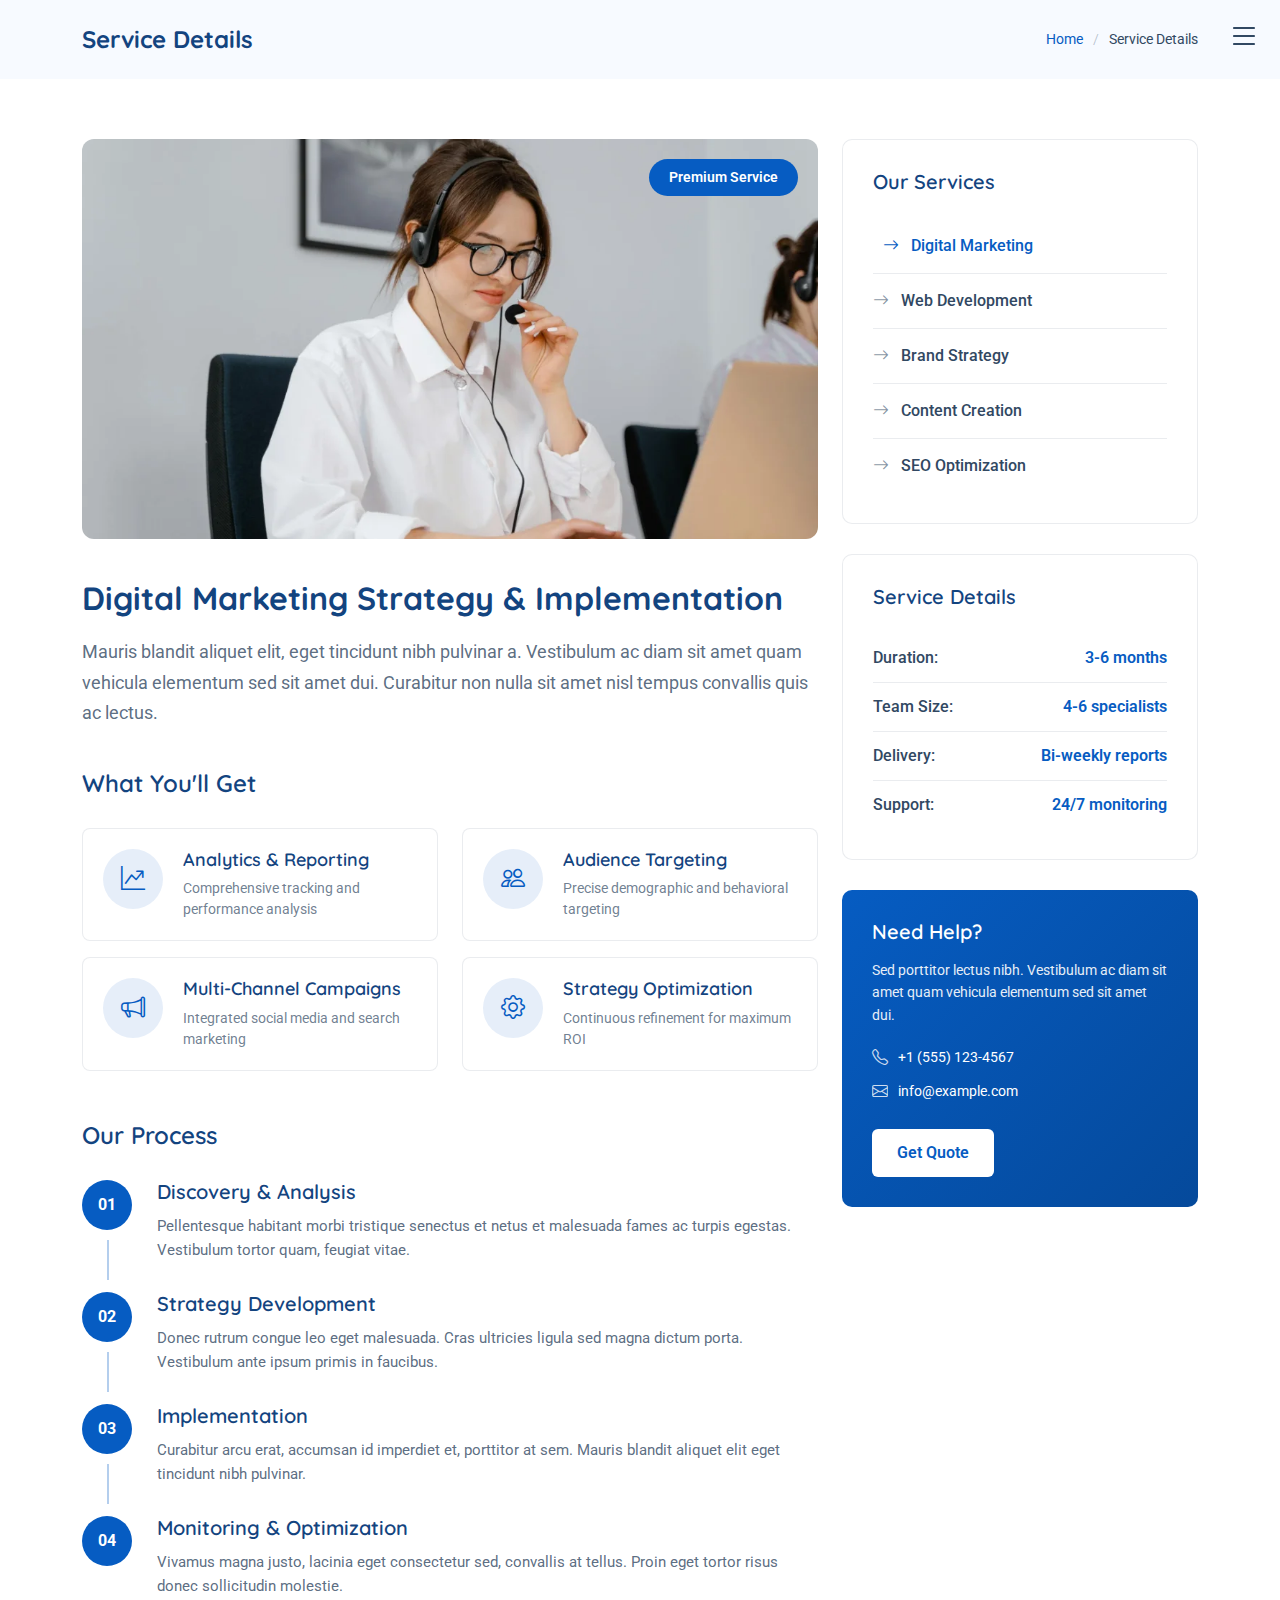
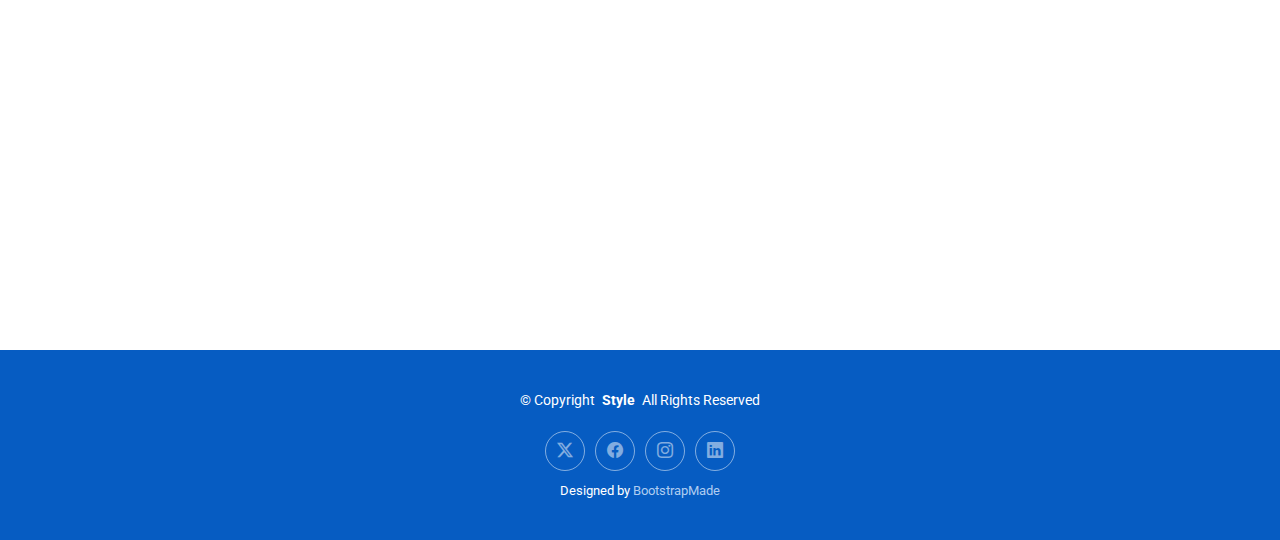
<file: service-details.html>
<!DOCTYPE html>
<html lang="en">

<head>
  <meta charset="utf-8">
  <meta content="width=device-width, initial-scale=1.0" name="viewport">
  <title>Service Details - Style Bootstrap Template</title>
  <meta name="description" content="">
  <meta name="keywords" content="">

  <!-- Favicons -->
  <link href="assets/img/favicon.png" rel="icon">
  <link href="assets/img/apple-touch-icon.png" rel="apple-touch-icon">

  <!-- Fonts -->
  <link href="https://fonts.googleapis.com" rel="preconnect">
  <link href="https://fonts.gstatic.com" rel="preconnect" crossorigin>
  <link href="https://fonts.googleapis.com/css2?family=Roboto:ital,wght@0,100;0,300;0,400;0,500;0,700;0,900;1,100;1,300;1,400;1,500;1,700;1,900&family=Open+Sans:ital,wght@0,300;0,400;0,500;0,600;0,700;0,800;1,300;1,400;1,500;1,600;1,700;1,800&family=Quicksand:wght@300;400;500;600;700&display=swap" rel="stylesheet">

  <!-- Vendor CSS Files -->
  <link href="assets/vendor/bootstrap/css/bootstrap.min.css" rel="stylesheet">
  <link href="assets/vendor/bootstrap-icons/bootstrap-icons.css" rel="stylesheet">
  <link href="assets/vendor/aos/aos.css" rel="stylesheet">
  <link href="assets/vendor/glightbox/css/glightbox.min.css" rel="stylesheet">
  <link href="assets/vendor/swiper/swiper-bundle.min.css" rel="stylesheet">

  <!-- Main CSS File -->
  <link href="assets/css/main.css" rel="stylesheet">

  <!-- =======================================================
  * Template Name: Style
  * Template URL: https://bootstrapmade.com/style-bootstrap-portfolio-template/
  * Updated: Jul 02 2025 with Bootstrap v5.3.7
  * Author: BootstrapMade.com
  * License: https://bootstrapmade.com/license/
  ======================================================== -->
</head>

<body class="service-details-page">

  <header id="header" class="header d-flex align-items-center fixed-top">
    <div class="container-fluid position-relative d-flex align-items-center justify-content-between">

      <a href="index.html" class="logo d-flex align-items-center">
        <!-- Uncomment the line below if you also wish to use an image logo -->
        <!-- <img src="assets/img/logo.webp" alt=""> -->
        <!-- Uncomment the line below if you also wish to use an text logo -->
        <!-- <h1 class="sitename">Style</h1>  -->
      </a>

      <nav id="navmenu" class="navmenu">

        <div class="profile-img">
          <img src="assets/img/profile/profile-square-1.webp" alt="" class="img-fluid rounded-circle">
        </div>

        <a href="index.html" class="logo d-flex align-items-center justify-content-center">
          <!-- Uncomment the line below if you also wish to use an image logo -->
          <!-- <img src="assets/img/logo.webp" alt=""> -->
          <h1 class="sitename">Alex Smith</h1>
        </a>

        <div class="social-links text-center">
          <a href="#" class="twitter"><i class="bi bi-twitter-x"></i></a>
          <a href="#" class="facebook"><i class="bi bi-facebook"></i></a>
          <a href="#" class="instagram"><i class="bi bi-instagram"></i></a>
          <a href="#" class="google-plus"><i class="bi bi-skype"></i></a>
          <a href="#" class="linkedin"><i class="bi bi-linkedin"></i></a>
        </div>

        <ul>
          <li><a href="#hero">Home</a></li>
          <li><a href="#about">About</a></li>
          <li><a href="#resume">Resume</a></li>
          <li><a href="#portfolio">Portfolio</a></li>
          <li><a href="#services">Services</a></li>
          <li class="dropdown"><a href="#"><span>Dropdown</span> <i class="bi bi-chevron-down toggle-dropdown"></i></a>
            <ul>
              <li><a href="#">Dropdown 1</a></li>
              <li class="dropdown"><a href="#"><span>Deep Dropdown</span> <i class="bi bi-chevron-down toggle-dropdown"></i></a>
                <ul>
                  <li><a href="#">Deep Dropdown 1</a></li>
                  <li><a href="#">Deep Dropdown 2</a></li>
                  <li><a href="#">Deep Dropdown 3</a></li>
                  <li><a href="#">Deep Dropdown 4</a></li>
                  <li><a href="#">Deep Dropdown 5</a></li>
                </ul>
              </li>
              <li><a href="#">Dropdown 2</a></li>
              <li><a href="#">Dropdown 3</a></li>
              <li><a href="#">Dropdown 4</a></li>
            </ul>
          </li>
          <li><a href="#contact">Contact</a></li>
        </ul>
        <i class="mobile-nav-toggle d-xl-none bi bi-list"></i>
      </nav>

    </div>
  </header>

  <main class="main">

    <!-- Page Title -->
    <div class="page-title light-background">
      <div class="container d-lg-flex justify-content-between align-items-center">
        <h1 class="mb-2 mb-lg-0">Service Details</h1>
        <nav class="breadcrumbs">
          <ol>
            <li><a href="index.html">Home</a></li>
            <li class="current">Service Details</li>
          </ol>
        </nav>
      </div>
    </div><!-- End Page Title -->

    <!-- Service Details Section -->
    <section id="service-details" class="service-details section">

      <div class="container" data-aos="fade-up" data-aos-delay="100">

        <div class="row gy-5">

          <div class="col-lg-8" data-aos="fade-up" data-aos-delay="200">
            <div class="service-hero">
              <img src="assets/img/services/services-7.webp" alt="" class="img-fluid">
              <div class="service-badge">
                <span>Premium Service</span>
              </div>
            </div>

            <div class="service-content">
              <div class="service-header">
                <h2>Digital Marketing Strategy &amp; Implementation</h2>
                <p class="service-intro">Mauris blandit aliquet elit, eget tincidunt nibh pulvinar a. Vestibulum ac diam sit amet quam vehicula elementum sed sit amet dui. Curabitur non nulla sit amet nisl tempus convallis quis ac lectus.</p>
              </div>

              <div class="service-features">
                <h4>What You'll Get</h4>
                <div class="row gy-3">
                  <div class="col-md-6">
                    <div class="feature-item">
                      <div class="feature-icon">
                        <i class="bi bi-graph-up-arrow"></i>
                      </div>
                      <div class="feature-content">
                        <h5>Analytics &amp; Reporting</h5>
                        <p>Comprehensive tracking and performance analysis</p>
                      </div>
                    </div>
                  </div>
                  <div class="col-md-6">
                    <div class="feature-item">
                      <div class="feature-icon">
                        <i class="bi bi-people"></i>
                      </div>
                      <div class="feature-content">
                        <h5>Audience Targeting</h5>
                        <p>Precise demographic and behavioral targeting</p>
                      </div>
                    </div>
                  </div>
                  <div class="col-md-6">
                    <div class="feature-item">
                      <div class="feature-icon">
                        <i class="bi bi-megaphone"></i>
                      </div>
                      <div class="feature-content">
                        <h5>Multi-Channel Campaigns</h5>
                        <p>Integrated social media and search marketing</p>
                      </div>
                    </div>
                  </div>
                  <div class="col-md-6">
                    <div class="feature-item">
                      <div class="feature-icon">
                        <i class="bi bi-gear"></i>
                      </div>
                      <div class="feature-content">
                        <h5>Strategy Optimization</h5>
                        <p>Continuous refinement for maximum ROI</p>
                      </div>
                    </div>
                  </div>
                </div>
              </div>

              <div class="service-process">
                <h4>Our Process</h4>
                <div class="process-steps">
                  <div class="process-step">
                    <div class="step-number">01</div>
                    <div class="step-content">
                      <h5>Discovery &amp; Analysis</h5>
                      <p>Pellentesque habitant morbi tristique senectus et netus et malesuada fames ac turpis egestas. Vestibulum tortor quam, feugiat vitae.</p>
                    </div>
                  </div>
                  <div class="process-step">
                    <div class="step-number">02</div>
                    <div class="step-content">
                      <h5>Strategy Development</h5>
                      <p>Donec rutrum congue leo eget malesuada. Cras ultricies ligula sed magna dictum porta. Vestibulum ante ipsum primis in faucibus.</p>
                    </div>
                  </div>
                  <div class="process-step">
                    <div class="step-number">03</div>
                    <div class="step-content">
                      <h5>Implementation</h5>
                      <p>Curabitur arcu erat, accumsan id imperdiet et, porttitor at sem. Mauris blandit aliquet elit eget tincidunt nibh pulvinar.</p>
                    </div>
                  </div>
                  <div class="process-step">
                    <div class="step-number">04</div>
                    <div class="step-content">
                      <h5>Monitoring &amp; Optimization</h5>
                      <p>Vivamus magna justo, lacinia eget consectetur sed, convallis at tellus. Proin eget tortor risus donec sollicitudin molestie.</p>
                    </div>
                  </div>
                </div>
              </div>

              <div class="service-gallery" data-aos="fade-up" data-aos-delay="300">
                <h4>Project Showcase</h4>
                <div class="row gy-3">
                  <div class="col-md-4">
                    <img src="assets/img/services/services-2.webp" alt="" class="img-fluid rounded">
                  </div>
                  <div class="col-md-4">
                    <img src="assets/img/services/services-8.webp" alt="" class="img-fluid rounded">
                  </div>
                  <div class="col-md-4">
                    <img src="assets/img/services/services-11.webp" alt="" class="img-fluid rounded">
                  </div>
                </div>
              </div>
            </div>
          </div>

          <div class="col-lg-4" data-aos="fade-up" data-aos-delay="400">
            <div class="service-sidebar">

              <div class="service-menu">
                <h4>Our Services</h4>
                <div class="menu-list">
                  <a href="#" class="menu-item active">
                    <i class="bi bi-arrow-right"></i>
                    <span>Digital Marketing</span>
                  </a>
                  <a href="#" class="menu-item">
                    <i class="bi bi-arrow-right"></i>
                    <span>Web Development</span>
                  </a>
                  <a href="#" class="menu-item">
                    <i class="bi bi-arrow-right"></i>
                    <span>Brand Strategy</span>
                  </a>
                  <a href="#" class="menu-item">
                    <i class="bi bi-arrow-right"></i>
                    <span>Content Creation</span>
                  </a>
                  <a href="#" class="menu-item">
                    <i class="bi bi-arrow-right"></i>
                    <span>SEO Optimization</span>
                  </a>
                </div>
              </div>

              <div class="service-info">
                <h4>Service Details</h4>
                <div class="info-list">
                  <div class="info-item">
                    <span class="info-label">Duration:</span>
                    <span class="info-value">3-6 months</span>
                  </div>
                  <div class="info-item">
                    <span class="info-label">Team Size:</span>
                    <span class="info-value">4-6 specialists</span>
                  </div>
                  <div class="info-item">
                    <span class="info-label">Delivery:</span>
                    <span class="info-value">Bi-weekly reports</span>
                  </div>
                  <div class="info-item">
                    <span class="info-label">Support:</span>
                    <span class="info-value">24/7 monitoring</span>
                  </div>
                </div>
              </div>

              <div class="contact-card">
                <div class="contact-content">
                  <h4>Need Help?</h4>
                  <p>Sed porttitor lectus nibh. Vestibulum ac diam sit amet quam vehicula elementum sed sit amet dui.</p>
                  <div class="contact-info">
                    <div class="contact-item">
                      <i class="bi bi-telephone"></i>
                      <span>+1 (555) 123-4567</span>
                    </div>
                    <div class="contact-item">
                      <i class="bi bi-envelope"></i>
                      <span>info@example.com</span>
                    </div>
                  </div>
                  <a href="#" class="btn btn-primary">Get Quote</a>
                </div>
              </div>

            </div>
          </div>

        </div>

      </div>

    </section><!-- /Service Details Section -->

  </main>

  <footer id="footer" class="footer dark-background">

    <div class="container">
      <div class="copyright text-center ">
        <p>© <span>Copyright</span> <strong class="px-1 sitename">Style</strong> <span>All Rights Reserved</span></p>
      </div>
      <div class="social-links d-flex justify-content-center">
        <a href=""><i class="bi bi-twitter-x"></i></a>
        <a href=""><i class="bi bi-facebook"></i></a>
        <a href=""><i class="bi bi-instagram"></i></a>
        <a href=""><i class="bi bi-linkedin"></i></a>
      </div>
      <div class="credits">
        <!-- All the links in the footer should remain intact. -->
        <!-- You can delete the links only if you've purchased the pro version. -->
        <!-- Licensing information: https://bootstrapmade.com/license/ -->
        <!-- Purchase the pro version with working PHP/AJAX contact form: [buy-url] -->
        Designed by <a href="https://bootstrapmade.com/">BootstrapMade</a>
      </div>
    </div>

  </footer>

  <!-- Scroll Top -->
  <a href="#" id="scroll-top" class="scroll-top d-flex align-items-center justify-content-center"><i class="bi bi-arrow-up-short"></i></a>

  <!-- Vendor JS Files -->
  <script src="assets/vendor/bootstrap/js/bootstrap.bundle.min.js"></script>
  <script src="assets/vendor/php-email-form/validate.js"></script>
  <script src="assets/vendor/aos/aos.js"></script>
  <script src="assets/vendor/purecounter/purecounter_vanilla.js"></script>
  <script src="assets/vendor/typed.js/typed.umd.js"></script>
  <script src="assets/vendor/waypoints/noframework.waypoints.js"></script>
  <script src="assets/vendor/glightbox/js/glightbox.min.js"></script>
  <script src="assets/vendor/imagesloaded/imagesloaded.pkgd.min.js"></script>
  <script src="assets/vendor/isotope-layout/isotope.pkgd.min.js"></script>
  <script src="assets/vendor/swiper/swiper-bundle.min.js"></script>

  <!-- Main JS File -->
  <script src="assets/js/main.js"></script>

</body>

</html>
</file>
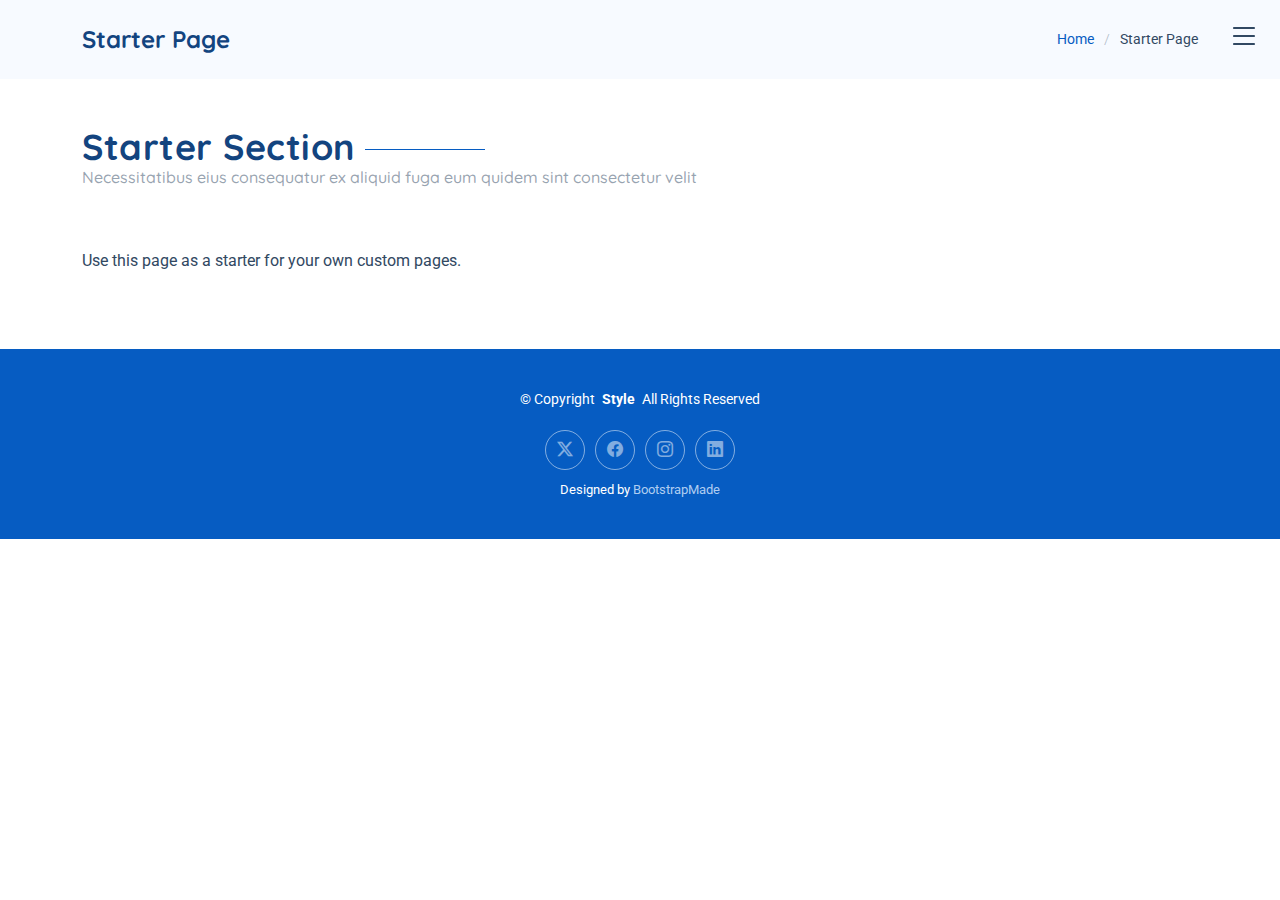
<file: starter-page.html>
<!DOCTYPE html>
<html lang="en">

<head>
  <meta charset="utf-8">
  <meta content="width=device-width, initial-scale=1.0" name="viewport">
  <title>Starter Page - Style Bootstrap Template</title>
  <meta name="description" content="">
  <meta name="keywords" content="">

  <!-- Favicons -->
  <link href="assets/img/favicon.png" rel="icon">
  <link href="assets/img/apple-touch-icon.png" rel="apple-touch-icon">

  <!-- Fonts -->
  <link href="https://fonts.googleapis.com" rel="preconnect">
  <link href="https://fonts.gstatic.com" rel="preconnect" crossorigin>
  <link href="https://fonts.googleapis.com/css2?family=Roboto:ital,wght@0,100;0,300;0,400;0,500;0,700;0,900;1,100;1,300;1,400;1,500;1,700;1,900&family=Open+Sans:ital,wght@0,300;0,400;0,500;0,600;0,700;0,800;1,300;1,400;1,500;1,600;1,700;1,800&family=Quicksand:wght@300;400;500;600;700&display=swap" rel="stylesheet">

  <!-- Vendor CSS Files -->
  <link href="assets/vendor/bootstrap/css/bootstrap.min.css" rel="stylesheet">
  <link href="assets/vendor/bootstrap-icons/bootstrap-icons.css" rel="stylesheet">
  <link href="assets/vendor/aos/aos.css" rel="stylesheet">
  <link href="assets/vendor/glightbox/css/glightbox.min.css" rel="stylesheet">
  <link href="assets/vendor/swiper/swiper-bundle.min.css" rel="stylesheet">

  <!-- Main CSS File -->
  <link href="assets/css/main.css" rel="stylesheet">

  <!-- =======================================================
  * Template Name: Style
  * Template URL: https://bootstrapmade.com/style-bootstrap-portfolio-template/
  * Updated: Jul 02 2025 with Bootstrap v5.3.7
  * Author: BootstrapMade.com
  * License: https://bootstrapmade.com/license/
  ======================================================== -->
</head>

<body class="starter-page-page">

  <header id="header" class="header d-flex align-items-center fixed-top">
    <div class="container-fluid position-relative d-flex align-items-center justify-content-between">

      <a href="index.html" class="logo d-flex align-items-center">
        <!-- Uncomment the line below if you also wish to use an image logo -->
        <!-- <img src="assets/img/logo.webp" alt=""> -->
        <!-- Uncomment the line below if you also wish to use an text logo -->
        <!-- <h1 class="sitename">Style</h1>  -->
      </a>

      <nav id="navmenu" class="navmenu">

        <div class="profile-img">
          <img src="assets/img/profile/profile-square-1.webp" alt="" class="img-fluid rounded-circle">
        </div>

        <a href="index.html" class="logo d-flex align-items-center justify-content-center">
          <!-- Uncomment the line below if you also wish to use an image logo -->
          <!-- <img src="assets/img/logo.webp" alt=""> -->
          <h1 class="sitename">Alex Smith</h1>
        </a>

        <div class="social-links text-center">
          <a href="#" class="twitter"><i class="bi bi-twitter-x"></i></a>
          <a href="#" class="facebook"><i class="bi bi-facebook"></i></a>
          <a href="#" class="instagram"><i class="bi bi-instagram"></i></a>
          <a href="#" class="google-plus"><i class="bi bi-skype"></i></a>
          <a href="#" class="linkedin"><i class="bi bi-linkedin"></i></a>
        </div>

        <ul>
          <li><a href="#hero">Home</a></li>
          <li><a href="#about">About</a></li>
          <li><a href="#resume">Resume</a></li>
          <li><a href="#portfolio">Portfolio</a></li>
          <li><a href="#services">Services</a></li>
          <li class="dropdown"><a href="#"><span>Dropdown</span> <i class="bi bi-chevron-down toggle-dropdown"></i></a>
            <ul>
              <li><a href="#">Dropdown 1</a></li>
              <li class="dropdown"><a href="#"><span>Deep Dropdown</span> <i class="bi bi-chevron-down toggle-dropdown"></i></a>
                <ul>
                  <li><a href="#">Deep Dropdown 1</a></li>
                  <li><a href="#">Deep Dropdown 2</a></li>
                  <li><a href="#">Deep Dropdown 3</a></li>
                  <li><a href="#">Deep Dropdown 4</a></li>
                  <li><a href="#">Deep Dropdown 5</a></li>
                </ul>
              </li>
              <li><a href="#">Dropdown 2</a></li>
              <li><a href="#">Dropdown 3</a></li>
              <li><a href="#">Dropdown 4</a></li>
            </ul>
          </li>
          <li><a href="#contact">Contact</a></li>
        </ul>
        <i class="mobile-nav-toggle d-xl-none bi bi-list"></i>
      </nav>

    </div>
  </header>

  <main class="main">

    <!-- Page Title -->
    <div class="page-title light-background">
      <div class="container d-lg-flex justify-content-between align-items-center">
        <h1 class="mb-2 mb-lg-0">Starter Page</h1>
        <nav class="breadcrumbs">
          <ol>
            <li><a href="index.html">Home</a></li>
            <li class="current">Starter Page</li>
          </ol>
        </nav>
      </div>
    </div><!-- End Page Title -->

    <!-- Starter Section Section -->
    <section id="starter-section" class="starter-section section">

      <!-- Section Title -->
      <div class="container section-title">
        <h2>Starter Section</h2>
        <p>Necessitatibus eius consequatur ex aliquid fuga eum quidem sint consectetur velit</p>
      </div><!-- End Section Title -->

      <div class="container" data-aos="fade-up">
        <p>Use this page as a starter for your own custom pages.</p>
      </div>

    </section><!-- /Starter Section Section -->

  </main>

  <footer id="footer" class="footer dark-background">

    <div class="container">
      <div class="copyright text-center ">
        <p>© <span>Copyright</span> <strong class="px-1 sitename">Style</strong> <span>All Rights Reserved</span></p>
      </div>
      <div class="social-links d-flex justify-content-center">
        <a href=""><i class="bi bi-twitter-x"></i></a>
        <a href=""><i class="bi bi-facebook"></i></a>
        <a href=""><i class="bi bi-instagram"></i></a>
        <a href=""><i class="bi bi-linkedin"></i></a>
      </div>
      <div class="credits">
        <!-- All the links in the footer should remain intact. -->
        <!-- You can delete the links only if you've purchased the pro version. -->
        <!-- Licensing information: https://bootstrapmade.com/license/ -->
        <!-- Purchase the pro version with working PHP/AJAX contact form: [buy-url] -->
        Designed by <a href="https://bootstrapmade.com/">BootstrapMade</a>
      </div>
    </div>

  </footer>

  <!-- Scroll Top -->
  <a href="#" id="scroll-top" class="scroll-top d-flex align-items-center justify-content-center"><i class="bi bi-arrow-up-short"></i></a>

  <!-- Vendor JS Files -->
  <script src="assets/vendor/bootstrap/js/bootstrap.bundle.min.js"></script>
  <script src="assets/vendor/php-email-form/validate.js"></script>
  <script src="assets/vendor/aos/aos.js"></script>
  <script src="assets/vendor/purecounter/purecounter_vanilla.js"></script>
  <script src="assets/vendor/typed.js/typed.umd.js"></script>
  <script src="assets/vendor/waypoints/noframework.waypoints.js"></script>
  <script src="assets/vendor/glightbox/js/glightbox.min.js"></script>
  <script src="assets/vendor/imagesloaded/imagesloaded.pkgd.min.js"></script>
  <script src="assets/vendor/isotope-layout/isotope.pkgd.min.js"></script>
  <script src="assets/vendor/swiper/swiper-bundle.min.js"></script>

  <!-- Main JS File -->
  <script src="assets/js/main.js"></script>

</body>

</html>
</file>
<file: assets/css/main.css>
/**
* Template Name: Style
* Template URL: https://bootstrapmade.com/style-bootstrap-portfolio-template/
* Updated: Jul 02 2025 with Bootstrap v5.3.7
* Author: BootstrapMade.com
* License: https://bootstrapmade.com/license/
*/

@charset "UTF-8";

/*--------------------------------------------------------------
# Font & Color Variables
# Help: https://bootstrapmade.com/color-system/
--------------------------------------------------------------*/
/* Fonts */
:root {
  --default-font: "Roboto",  system-ui, -apple-system, "Segoe UI", Roboto, "Helvetica Neue", Arial, "Noto Sans", "Liberation Sans", sans-serif, "Apple Color Emoji", "Segoe UI Emoji", "Segoe UI Symbol", "Noto Color Emoji";
  --heading-font: "Quicksand",  sans-serif;
  --nav-font: "Open Sans",  sans-serif;
}

/* Global Colors - The following color variables are used throughout the website. Updating them here will change the color scheme of the entire website */
:root { 
  --background-color: #ffffff; /* Background color for the entire website, including individual sections */
  --default-color: #314862; /* Default color used for the majority of the text content across the entire website */
  --heading-color: #13447f; /* Color for headings, subheadings and title throughout the website */
  --accent-color: #065cc2; /* Accent color that represents your brand on the website. It's used for buttons, links, and other elements that need to stand out */
  --surface-color: #ffffff; /* The surface color is used as a background of boxed elements within sections, such as cards, icon boxes, or other elements that require a visual separation from the global background. */
  --contrast-color: #ffffff; /* Contrast color for text, ensuring readability against backgrounds of accent, heading, or default colors. */
}

/* Nav Menu Colors - The following color variables are used specifically for the navigation menu. They are separate from the global colors to allow for more customization options */
:root {
  --nav-color: #314862;  /* The default color of the main navmenu links */
  --nav-hover-color: #065cc2; /* Applied to main navmenu links when they are hovered over or active */
  --nav-mobile-background-color: #11427d; /* Used as the background color for mobile navigation menu */
  --nav-dropdown-background-color: #065cc2; /* Used as the background color for dropdown items that appear when hovering over primary navigation items */
  --nav-dropdown-color: #acc4e0; /* Used for navigation links of the dropdown items in the navigation menu. */
  --nav-dropdown-hover-color: #ffffff; /* Similar to --nav-hover-color, this color is applied to dropdown navigation links when they are hovered over. */
}

/* Color Presets - These classes override global colors when applied to any section or element, providing reuse of the sam color scheme. */

.light-background {
  --background-color: #f7faff;
  --surface-color: #ffffff;
}

.dark-background {
  --background-color: #065cc2;
  --default-color: #ffffff;
  --heading-color: #ffffff;
  --accent-color: #afcdf1;
  --surface-color: #2973cc;
  --contrast-color: #ffffff;
}

/* Smooth scroll */
:root {
  scroll-behavior: smooth;
}

/*--------------------------------------------------------------
# General Styling & Shared Classes
--------------------------------------------------------------*/
body {
  color: var(--default-color);
  background-color: var(--background-color);
  font-family: var(--default-font);
}

a {
  color: var(--accent-color);
  text-decoration: none;
  transition: 0.3s;
}

a:hover {
  color: color-mix(in srgb, var(--accent-color), transparent 25%);
  text-decoration: none;
}

h1,
h2,
h3,
h4,
h5,
h6 {
  color: var(--heading-color);
  font-family: var(--heading-font);
}

/* PHP Email Form Messages
------------------------------*/
.php-email-form .error-message {
  display: none;
  background: #df1529;
  color: #ffffff;
  text-align: left;
  padding: 15px;
  margin-bottom: 24px;
  font-weight: 600;
}

.php-email-form .sent-message {
  display: none;
  color: #ffffff;
  background: #059652;
  text-align: center;
  padding: 15px;
  margin-bottom: 24px;
  font-weight: 600;
}

.php-email-form .loading {
  display: none;
  background: var(--surface-color);
  text-align: center;
  padding: 15px;
  margin-bottom: 24px;
}

.php-email-form .loading:before {
  content: "";
  display: inline-block;
  border-radius: 50%;
  width: 24px;
  height: 24px;
  margin: 0 10px -6px 0;
  border: 3px solid var(--accent-color);
  border-top-color: var(--surface-color);
  animation: php-email-form-loading 1s linear infinite;
}

@keyframes php-email-form-loading {
  0% {
    transform: rotate(0deg);
  }

  100% {
    transform: rotate(360deg);
  }
}

/*--------------------------------------------------------------
# Global Header
--------------------------------------------------------------*/
.header {
  --background-color: rgba(255, 255, 255, 0);
  color: var(--default-color);
  background-color: var(--background-color);
  padding: 15px 0;
  transition: all 0.5s;
  z-index: 997;
}

.header .logo {
  line-height: 1;
}

.header .logo img {
  max-height: 32px;
  margin-right: 8px;
}

.header .logo h1 {
  font-size: 30px;
  margin: 0;
  font-weight: 700;
  color: var(--heading-color);
}

/*--------------------------------------------------------------
# Navigation Menu
--------------------------------------------------------------*/
/* Navmenu */
.mobile-nav-toggle {
  color: var(--nav-color);
  position: fixed;
  top: 20px;
  right: 20px;
  font-size: 32px;
  line-height: 0;
  cursor: pointer;
  display: block !important;
  z-index: 998;
  transition: 0.3s;
}

.mobile-nav-toggle:hover {
  color: var(--nav-hover-color);
}

.navmenu {
  position: fixed;
  top: 0;
  bottom: 0;
  right: -300px;
  z-index: 997;
  transition: 0.3s;
  width: 300px;
  overflow: hidden;
}

.navmenu .profile-img img {
  margin: 15px auto;
  display: block;
  width: 160px;
  border: 8px solid color-mix(in srgb, var(--contrast-color), transparent 85%);
}

.navmenu .logo {
  line-height: 1;
  margin-bottom: 15px;
}

.navmenu .logo img {
  max-height: 32px;
  margin-right: 8px;
}

.navmenu .logo h1 {
  font-size: 24px;
  margin: 0;
  font-weight: 700;
  color: var(--contrast-color);
}

.navmenu .social-links {
  margin: 0 0 20px 0;
}

.navmenu .social-links a {
  font-size: 16px;
  display: inline-flex;
  align-items: center;
  justify-content: center;
  padding: 0;
  background: color-mix(in srgb, var(--contrast-color), transparent 90%);
  color: var(--contrast-color);
  margin: 0 2px;
  border-radius: 50%;
  width: 40px;
  height: 40px;
  transition: 0.3s;
}

.navmenu .social-links a i {
  margin: 0;
}

.navmenu .social-links a:hover {
  color: var(--contrast-color);
  background: var(--accent-color);
}

.navmenu ul {
  display: block;
  list-style: none;
  padding: 10px 0;
  margin: 0;
  overflow-y: auto;
  transition: 0.3s;
  z-index: 998;
}

.navmenu a,
.navmenu a:focus {
  color: var(--nav-dropdown-color);
  padding: 10px 20px;
  font-family: var(--nav-font);
  font-size: 17px;
  font-weight: 500;
  display: flex;
  align-items: center;
  justify-content: space-between;
  white-space: nowrap;
  transition: 0.3s;
}

.navmenu a i,
.navmenu a:focus i {
  font-size: 12px;
  line-height: 0;
  margin-left: 5px;
  width: 30px;
  height: 30px;
  display: flex;
  align-items: center;
  justify-content: center;
  border-radius: 50%;
  transition: 0.3s;
  background-color: color-mix(in srgb, var(--accent-color), transparent 90%);
}

.navmenu a i:hover,
.navmenu a:focus i:hover {
  background-color: var(--accent-color);
  color: var(--contrast-color);
}

.navmenu a:hover,
.navmenu .active,
.navmenu .active:focus {
  color: var(--nav-dropdown-hover-color);
}

.navmenu .active i,
.navmenu .active:focus i {
  background-color: var(--accent-color);
  color: var(--contrast-color);
  transform: rotate(180deg);
}

.navmenu .dropdown ul {
  position: static;
  display: none;
  z-index: 99;
  padding: 10px 0;
  margin: 10px 20px;
  box-shadow: none;
  transition: all 0.5s ease-in-out;
}

.navmenu .dropdown>.dropdown-active {
  display: block;
  background-color: var(--nav-dropdown-background-color);
  border: 1px solid color-mix(in srgb, var(--nav-dropdown-color), transparent 90%);
}

.mobile-nav-active {
  overflow: hidden;
}

.mobile-nav-active .mobile-nav-toggle {
  right: 310px;
  font-size: 36px;
}

.mobile-nav-active .navmenu {
  position: fixed;
  overflow: hidden;
  top: 0;
  bottom: 0;
  right: 0;
  background-color: var(--nav-mobile-background-color);
  transition: 0.3s;
}

/*--------------------------------------------------------------
# Global Footer
--------------------------------------------------------------*/
.footer {
  color: var(--default-color);
  background-color: var(--background-color);
  font-size: 14px;
  padding: 40px 0;
  position: relative;
}

.footer .copyright p {
  margin-bottom: 0;
}

.footer .social-links {
  margin-top: 20px;
}

.footer .social-links a {
  display: flex;
  align-items: center;
  justify-content: center;
  width: 40px;
  height: 40px;
  border-radius: 50%;
  border: 1px solid color-mix(in srgb, var(--default-color), transparent 50%);
  font-size: 16px;
  color: color-mix(in srgb, var(--default-color), transparent 50%);
  margin: 0 5px;
  transition: 0.3s;
}

.footer .social-links a:hover {
  color: var(--accent-color);
  border-color: var(--accent-color);
}

.footer .credits {
  margin-top: 10px;
  font-size: 13px;
  text-align: center;
}

/*--------------------------------------------------------------
# Scroll Top Button
--------------------------------------------------------------*/
.scroll-top {
  position: fixed;
  visibility: hidden;
  opacity: 0;
  right: 15px;
  bottom: -15px;
  z-index: 99999;
  background-color: var(--accent-color);
  width: 44px;
  height: 44px;
  border-radius: 50px;
  transition: all 0.4s;
}

.scroll-top i {
  font-size: 24px;
  color: var(--contrast-color);
  line-height: 0;
}

.scroll-top:hover {
  background-color: color-mix(in srgb, var(--accent-color), transparent 20%);
  color: var(--contrast-color);
}

.scroll-top.active {
  visibility: visible;
  opacity: 1;
  bottom: 15px;
}

/*--------------------------------------------------------------
# Disable aos animation delay on mobile devices
--------------------------------------------------------------*/
@media screen and (max-width: 768px) {
  [data-aos-delay] {
    transition-delay: 0 !important;
  }
}

/*--------------------------------------------------------------
# Global Page Titles & Breadcrumbs
--------------------------------------------------------------*/
.page-title {
  color: var(--default-color);
  background-color: var(--background-color);
  padding: 25px 0;
  position: relative;
}

.page-title h1 {
  font-size: 24px;
  font-weight: 700;
}

.page-title .breadcrumbs ol {
  display: flex;
  flex-wrap: wrap;
  list-style: none;
  padding: 0;
  margin: 0;
  font-size: 14px;
  font-weight: 400;
}

.page-title .breadcrumbs ol li+li {
  padding-left: 10px;
}

.page-title .breadcrumbs ol li+li::before {
  content: "/";
  display: inline-block;
  padding-right: 10px;
  color: color-mix(in srgb, var(--default-color), transparent 70%);
}

/*--------------------------------------------------------------
# Global Sections
--------------------------------------------------------------*/
section,
.section {
  color: var(--default-color);
  background-color: var(--background-color);
  padding: 60px 0;
  overflow: clip;
}

/*--------------------------------------------------------------
# Global Section Titles
--------------------------------------------------------------*/
.section-title {
  padding-bottom: 60px;
  position: relative;
}

.section-title h2 {
  font-size: 36px;
  font-weight: 700;
  padding: 0;
  line-height: 1px;
  margin: 0;
  letter-spacing: 0.5px;
  position: relative;
}

.section-title h2::after {
  content: "";
  width: 120px;
  height: 1px;
  display: inline-block;
  background: var(--accent-color);
  margin: 10px 10px;
}

.section-title p {
  color: color-mix(in srgb, var(--default-color), transparent 50%);
  margin: 5px 0 0 0;
  font-size: 16px;
  font-weight: 500;
  font-family: var(--heading-font);
}

/*--------------------------------------------------------------
# Hero Section
--------------------------------------------------------------*/
.hero {
  padding: 120px 0;
  position: relative;
  overflow: hidden;
  min-height: 100vh;
  display: flex;
  align-items: center;
}

.hero::before {
  content: "";
  position: absolute;
  top: 0;
  left: 0;
  right: 0;
  bottom: 0;
  background: url("../img/bg/Bg-3.jpg") no-repeat center center;
  background-size: cover;
  opacity: 0.08;
  z-index: 1;
}

.hero .container {
  position: relative;
  z-index: 2;
}

@media (max-width: 991px) {
  .hero .hero-content {
    padding: 60px 30px;
    text-align: center;
  }
}

@media (max-width: 576px) {
  .hero .hero-content {
    padding: 40px 20px;
  }
}

.hero .content-wrapper {
  max-width: 600px;
}

.hero .hero-title {
  font-size: 3.5rem;
  font-weight: 700;
  margin-bottom: 1.5rem;
  line-height: 1.2;
}

@media (max-width: 768px) {
  .hero .hero-title {
    font-size: 2.8rem;
  }
}

@media (max-width: 576px) {
  .hero .hero-title {
    font-size: 2.2rem;
  }
}

.hero .hero-title .typed {
  color: var(--accent-color);
  position: relative;
}

.hero .lead {
  font-size: 1.2rem;
  color: color-mix(in srgb, var(--default-color), transparent 20%);
  margin-bottom: 3rem;
  line-height: 1.6;
}

@media (max-width: 768px) {
  .hero .lead {
    font-size: 1.1rem;
    margin-bottom: 2rem;
  }
}

.hero .hero-stats {
  display: flex;
  gap: 2rem;
  margin-bottom: 3rem;
}

@media (max-width: 768px) {
  .hero .hero-stats {
    justify-content: center;
    gap: 1.5rem;
    margin-bottom: 2rem;
  }
}

@media (max-width: 576px) {
  .hero .hero-stats {
    flex-direction: column;
    gap: 1rem;
  }
}

.hero .hero-stats .stat-item {
  display: flex;
  flex-direction: column;
  align-items: center;
}

.hero .hero-stats .stat-item .purecounter {
  font-size: 2rem;
  font-weight: 700;
  color: var(--accent-color);
  line-height: 1;
}

.hero .hero-stats .stat-item .stat-label {
  font-size: 0.9rem;
  color: color-mix(in srgb, var(--default-color), transparent 40%);
  margin-top: 0.25rem;
}

.hero .hero-actions {
  display: flex;
  gap: 1rem;
  margin-bottom: 3rem;
}

@media (max-width: 768px) {
  .hero .hero-actions {
    justify-content: center;
    margin-bottom: 2rem;
  }
}

@media (max-width: 576px) {
  .hero .hero-actions {
    flex-direction: column;
    align-items: center;
  }
}

.hero .hero-actions .btn {
  padding: 12px 30px;
  font-weight: 600;
  border-radius: 50px;
  text-decoration: none;
  transition: all 0.3s ease;
}

.hero .hero-actions .btn.btn-primary {
  background-color: var(--accent-color);
  color: var(--contrast-color);
  border: 2px solid var(--accent-color);
}

.hero .hero-actions .btn.btn-primary:hover {
  background-color: transparent;
  color: var(--accent-color);
}

.hero .hero-actions .btn.btn-outline {
  background-color: transparent;
  color: var(--default-color);
  border: 2px solid color-mix(in srgb, var(--default-color), transparent 70%);
}

.hero .hero-actions .btn.btn-outline:hover {
  background-color: var(--accent-color);
  color: var(--contrast-color);
  border-color: var(--accent-color);
}

.hero .social-links {
  display: flex;
  gap: 1rem;
}

@media (max-width: 768px) {
  .hero .social-links {
    justify-content: center;
  }
}

.hero .social-links a {
  width: 45px;
  height: 45px;
  display: flex;
  align-items: center;
  justify-content: center;
  border-radius: 50%;
  background-color: var(--surface-color);
  color: var(--default-color);
  text-decoration: none;
  transition: all 0.3s ease;
  box-shadow: 0 2px 10px color-mix(in srgb, var(--default-color), transparent 90%);
}

.hero .social-links a:hover {
  background-color: var(--accent-color);
  color: var(--contrast-color);
  transform: translateY(-3px);
}

.hero .social-links a i {
  font-size: 1.2rem;
}

.hero .hero-image {
  position: relative;
  display: flex;
  align-items: center;
  justify-content: center;
  padding: 60px 30px;
}

@media (max-width: 991px) {
  .hero .hero-image {
    min-height: auto;
    padding: 40px 30px;
  }
}

.hero .image-container {
  position: relative;
  max-width: 500px;
  width: 100%;
}

.hero .hero-main-image {
  border-radius: 20px;
  box-shadow: 0 20px 60px color-mix(in srgb, var(--default-color), transparent 85%);
  position: relative;
  z-index: 2;
}

.hero .image-overlay {
  position: absolute;
  top: 20px;
  left: 20px;
  right: -20px;
  bottom: -20px;
  background: linear-gradient(45deg, var(--accent-color), color-mix(in srgb, var(--accent-color), transparent 30%));
  border-radius: 20px;
  z-index: 1;
}

.hero .floating-elements {
  position: absolute;
  top: 0;
  left: 0;
  right: 0;
  bottom: 0;
  z-index: 3;
}

.hero .floating-card {
  position: absolute;
  background-color: var(--surface-color);
  padding: 15px 20px;
  border-radius: 15px;
  box-shadow: 0 10px 30px color-mix(in srgb, var(--default-color), transparent 90%);
  display: flex;
  align-items: center;
  gap: 10px;
  white-space: nowrap;
  animation: float 6s ease-in-out infinite;
}

@media (max-width: 768px) {
  .hero .floating-card {
    padding: 10px 15px;
    font-size: 0.9rem;
  }
}

.hero .floating-card i {
  font-size: 1.5rem;
  color: var(--accent-color);
}

@media (max-width: 768px) {
  .hero .floating-card i {
    font-size: 1.2rem;
  }
}

.hero .floating-card span {
  font-weight: 600;
  color: var(--default-color);
}

.hero .floating-card.card-1 {
  top: 10%;
  left: -10%;
  animation-delay: 0s;
}

@media (max-width: 768px) {
  .hero .floating-card.card-1 {
    top: 5%;
    left: -5%;
  }
}

.hero .floating-card.card-2 {
  top: 60%;
  right: -15%;
  animation-delay: 2s;
}

@media (max-width: 768px) {
  .hero .floating-card.card-2 {
    top: 70%;
    right: -10%;
  }
}

.hero .floating-card.card-3 {
  bottom: 15%;
  left: -5%;
  animation-delay: 4s;
}

@media (max-width: 768px) {
  .hero .floating-card.card-3 {
    bottom: 10%;
    left: 0%;
  }
}

@keyframes float {

  0%,
  100% {
    transform: translateY(0px);
  }

  50% {
    transform: translateY(-20px);
  }
}

/*--------------------------------------------------------------
# About Section
--------------------------------------------------------------*/
.about .profile-image-wrapper {
  position: relative;
}

.about .profile-image-wrapper .profile-image {
  position: relative;
  width: 280px;
  height: 280px;
  margin: 0 auto 40px;
  border-radius: 50%;
  overflow: hidden;
  border: 5px solid var(--accent-color);
  box-shadow: 0 10px 30px color-mix(in srgb, var(--accent-color), transparent 80%);
}

.about .profile-image-wrapper .profile-image img {
  width: 100%;
  height: 100%;
  object-fit: cover;
}

@media (max-width: 768px) {
  .about .profile-image-wrapper .profile-image {
    width: 200px;
    height: 200px;
  }
}

.about .profile-image-wrapper .signature-section {
  text-align: center;
}

.about .profile-image-wrapper .signature-section .signature {
  max-width: 200px;
  height: auto;
  margin-bottom: 15px;
  opacity: 0.8;
}

.about .profile-image-wrapper .signature-section .quote {
  font-style: italic;
  color: color-mix(in srgb, var(--default-color), transparent 30%);
  font-size: 14px;
  margin: 0;
  max-width: 250px;
  margin: 0 auto;
}

.about .about-content .intro {
  margin-bottom: 40px;
}

.about .about-content .intro h2 {
  font-size: 2.5rem;
  margin-bottom: 20px;
  font-weight: 700;
}

@media (max-width: 768px) {
  .about .about-content .intro h2 {
    font-size: 2rem;
    text-align: center;
  }
}

.about .about-content .intro p {
  font-size: 16px;
  line-height: 1.7;
  color: color-mix(in srgb, var(--default-color), transparent 20%);
}

@media (max-width: 768px) {
  .about .about-content .intro p {
    text-align: center;
  }
}

.about .about-content .skills-grid {
  display: grid;
  grid-template-columns: repeat(auto-fit, minmax(200px, 1fr));
  gap: 20px;
  margin-bottom: 40px;
}

.about .about-content .skills-grid .skill-item {
  text-align: center;
  padding: 20px;
  border-radius: 10px;
  background: color-mix(in srgb, var(--accent-color), transparent 94%);
  border: 1px solid color-mix(in srgb, var(--accent-color), transparent 85%);
  transition: all 0.3s ease;
}

.about .about-content .skills-grid .skill-item:hover {
  transform: translateY(-5px);
  box-shadow: 0 10px 25px color-mix(in srgb, var(--accent-color), transparent 85%);
}

.about .about-content .skills-grid .skill-item .skill-icon {
  width: 60px;
  height: 60px;
  margin: 0 auto 15px;
  display: flex;
  align-items: center;
  justify-content: center;
  background: var(--accent-color);
  border-radius: 50%;
  color: var(--contrast-color);
  font-size: 24px;
}

.about .about-content .skills-grid .skill-item h4 {
  font-size: 18px;
  margin-bottom: 10px;
  color: var(--heading-color);
}

.about .about-content .skills-grid .skill-item p {
  font-size: 14px;
  color: color-mix(in srgb, var(--default-color), transparent 30%);
  margin: 0;
}

.about .about-content .journey-timeline {
  margin-bottom: 40px;
}

.about .about-content .journey-timeline .timeline-item {
  display: flex;
  align-items: center;
  margin-bottom: 20px;
  padding: 15px;
  border-left: 3px solid var(--accent-color);
  background: color-mix(in srgb, var(--surface-color), transparent 30%);
  border-radius: 0 8px 8px 0;
  transition: all 0.3s ease;
}

.about .about-content .journey-timeline .timeline-item:hover {
  background: color-mix(in srgb, var(--accent-color), transparent 95%);
  border-left-color: color-mix(in srgb, var(--accent-color), transparent 10%);
}

.about .about-content .journey-timeline .timeline-item:last-child {
  margin-bottom: 0;
}

.about .about-content .journey-timeline .timeline-item .year {
  font-weight: 700;
  color: var(--accent-color);
  font-size: 18px;
  min-width: 80px;
  margin-right: 20px;
}

.about .about-content .journey-timeline .timeline-item .description {
  color: color-mix(in srgb, var(--default-color), transparent 20%);
  font-size: 15px;
  line-height: 1.5;
}

@media (max-width: 576px) {
  .about .about-content .journey-timeline .timeline-item {
    flex-direction: column;
    align-items: flex-start;
  }

  .about .about-content .journey-timeline .timeline-item .year {
    margin-right: 0;
    margin-bottom: 8px;
  }
}

.about .about-content .cta-section .fun-fact {
  display: flex;
  align-items: center;
  justify-content: center;
  margin-bottom: 30px;
  padding: 15px 25px;
  background: color-mix(in srgb, var(--accent-color), transparent 94%);
  border-radius: 50px;
  border: 1px solid color-mix(in srgb, var(--accent-color), transparent 85%);
}

.about .about-content .cta-section .fun-fact .emoji {
  font-size: 20px;
  margin-right: 10px;
}

.about .about-content .cta-section .fun-fact .text {
  color: color-mix(in srgb, var(--default-color), transparent 20%);
  font-size: 14px;
  font-weight: 500;
}

@media (max-width: 768px) {
  .about .about-content .cta-section .fun-fact {
    justify-content: center;
    text-align: center;
  }
}

.about .about-content .cta-section .action-buttons {
  display: flex;
  gap: 15px;
  justify-content: center;
}

@media (max-width: 576px) {
  .about .about-content .cta-section .action-buttons {
    flex-direction: column;
    align-items: center;
  }
}

.about .about-content .cta-section .action-buttons .btn {
  padding: 12px 30px;
  font-weight: 600;
  border-radius: 50px;
  text-decoration: none;
  transition: all 0.3s ease;
  font-size: 15px;
}

.about .about-content .cta-section .action-buttons .btn.btn-primary {
  background: var(--accent-color);
  color: var(--contrast-color);
  border: 2px solid var(--accent-color);
}

.about .about-content .cta-section .action-buttons .btn.btn-primary:hover {
  background: color-mix(in srgb, var(--accent-color), black 10%);
  border-color: color-mix(in srgb, var(--accent-color), black 10%);
  transform: translateY(-2px);
}

.about .about-content .cta-section .action-buttons .btn.btn-outline {
  background: transparent;
  color: var(--accent-color);
  border: 2px solid var(--accent-color);
}

.about .about-content .cta-section .action-buttons .btn.btn-outline:hover {
  background: var(--accent-color);
  color: var(--contrast-color);
  transform: translateY(-2px);
}

@media (max-width: 992px) {
  .about .profile-image-wrapper {
    margin-bottom: 40px;
  }
}

/*--------------------------------------------------------------
# Skills Section
--------------------------------------------------------------*/
.skills .skills-grid .skill-card {
  background: linear-gradient(135deg, var(--surface-color) 0%, color-mix(in srgb, var(--surface-color), var(--accent-color) 5%) 100%);
  border-radius: 15px;
  padding: 30px;
  height: 100%;
  position: relative;
  overflow: hidden;
  border: 1px solid color-mix(in srgb, var(--accent-color), transparent 85%);
  transition: all 0.3s ease;
}

.skills .skills-grid .skill-card:before {
  content: "";
  position: absolute;
  top: 0;
  left: 0;
  width: 100%;
  height: 3px;
  background: linear-gradient(90deg, var(--accent-color), color-mix(in srgb, var(--accent-color), var(--heading-color) 30%));
}

.skills .skills-grid .skill-card:hover {
  transform: translateY(-10px);
  box-shadow: 0 20px 40px color-mix(in srgb, var(--accent-color), transparent 80%);
  border-color: color-mix(in srgb, var(--accent-color), transparent 60%);
}

.skills .skills-grid .skill-card .skill-header {
  display: flex;
  align-items: center;
  margin-bottom: 25px;
  gap: 15px;
}

.skills .skills-grid .skill-card .skill-header i {
  font-size: 28px;
  color: var(--accent-color);
  width: 50px;
  height: 50px;
  display: flex;
  align-items: center;
  justify-content: center;
  background: color-mix(in srgb, var(--accent-color), transparent 90%);
  border-radius: 12px;
}

.skills .skills-grid .skill-card .skill-header h3 {
  font-size: 20px;
  margin: 0;
  color: var(--heading-color);
}

.skills .skills-grid .skill-card .skill-item {
  margin-bottom: 20px;
}

.skills .skills-grid .skill-card .skill-item:last-child {
  margin-bottom: 0;
}

.skills .skills-grid .skill-card .skill-item .skill-info {
  display: flex;
  justify-content: space-between;
  align-items: center;
  margin-bottom: 8px;
}

.skills .skills-grid .skill-card .skill-item .skill-info .skill-name {
  font-weight: 600;
  color: var(--heading-color);
  font-size: 15px;
}

.skills .skills-grid .skill-card .skill-item .skill-info .skill-percentage {
  font-size: 14px;
  font-weight: 700;
  color: var(--accent-color);
}

.skills .skills-grid .skill-card .skill-item .skill-bar {
  height: 6px;
  background: color-mix(in srgb, var(--default-color), transparent 92%);
  border-radius: 10px;
  overflow: hidden;
  position: relative;
}

.skills .skills-grid .skill-card .skill-item .skill-bar .progress-bar {
  height: 100%;
  background: linear-gradient(45deg, var(--accent-color), color-mix(in srgb, var(--accent-color), var(--heading-color) 20%));
  border-radius: 10px;
  width: 0;
  transition: width 1.8s cubic-bezier(0.4, 0, 0.2, 1);
  position: relative;
}

.skills .skills-grid .skill-card .skill-item .skill-bar .progress-bar:after {
  content: "";
  position: absolute;
  top: 0;
  left: 0;
  right: 0;
  bottom: 0;
  background: linear-gradient(90deg, transparent, rgba(255, 255, 255, 0.3), transparent);
  animation: shimmer 2s infinite;
}

.skills .skills-summary {
  background: var(--surface-color);
  padding: 40px 30px;
  border-radius: 15px;
  height: fit-content;
  position: sticky;
  top: 20px;
  box-shadow: 0 10px 30px color-mix(in srgb, var(--default-color), transparent 90%);
}

.skills .skills-summary h3 {
  color: var(--heading-color);
  margin-bottom: 20px;
  font-size: 24px;
}

.skills .skills-summary p {
  color: color-mix(in srgb, var(--default-color), transparent 20%);
  margin-bottom: 30px;
  line-height: 1.6;
}

.skills .skills-summary .summary-stats {
  margin-bottom: 30px;
}

.skills .skills-summary .summary-stats .stat-item {
  display: flex;
  align-items: center;
  margin-bottom: 20px;
  gap: 15px;
}

.skills .skills-summary .summary-stats .stat-item:last-child {
  margin-bottom: 0;
}

.skills .skills-summary .summary-stats .stat-item .stat-circle {
  width: 50px;
  height: 50px;
  border-radius: 50%;
  background: linear-gradient(135deg, var(--accent-color), color-mix(in srgb, var(--accent-color), var(--heading-color) 30%));
  display: flex;
  align-items: center;
  justify-content: center;
  flex-shrink: 0;
}

.skills .skills-summary .summary-stats .stat-item .stat-circle i {
  color: var(--contrast-color);
  font-size: 20px;
}

.skills .skills-summary .summary-stats .stat-item .stat-info .stat-number {
  display: block;
  font-size: 24px;
  font-weight: 700;
  color: var(--heading-color);
  line-height: 1;
}

.skills .skills-summary .summary-stats .stat-item .stat-info .stat-label {
  font-size: 14px;
  color: color-mix(in srgb, var(--default-color), transparent 30%);
}

.skills .skills-summary .skills-badges h4 {
  color: var(--heading-color);
  margin-bottom: 15px;
  font-size: 18px;
}

.skills .skills-summary .skills-badges .badge-list {
  display: flex;
  flex-wrap: wrap;
  gap: 10px;
}

.skills .skills-summary .skills-badges .badge-list .skill-badge {
  background: linear-gradient(45deg, var(--accent-color), color-mix(in srgb, var(--accent-color), var(--heading-color) 20%));
  color: var(--contrast-color);
  padding: 8px 16px;
  border-radius: 20px;
  font-size: 12px;
  font-weight: 600;
  text-transform: uppercase;
  letter-spacing: 0.5px;
}

@keyframes shimmer {
  0% {
    transform: translateX(-100%);
  }

  100% {
    transform: translateX(100%);
  }
}

@media (max-width: 991px) {
  .skills .skills-summary {
    margin-top: 30px;
    position: relative;
    top: auto;
  }
}

@media (max-width: 767px) {
  .skills .skills-grid .skill-card {
    padding: 25px 20px;
  }

  .skills .skills-grid .skill-card .skill-header {
    flex-direction: column;
    text-align: center;
    gap: 10px;
  }

  .skills .skills-grid .skill-card .skill-header h3 {
    font-size: 18px;
  }

  .skills .skills-summary {
    padding: 30px 20px;
  }

  .skills .skills-summary .summary-stats .stat-item .stat-circle {
    width: 45px;
    height: 45px;
  }

  .skills .skills-summary .summary-stats .stat-item .stat-circle i {
    font-size: 18px;
  }

  .skills .skills-summary .summary-stats .stat-item .stat-info .stat-number {
    font-size: 20px;
  }
}

/*--------------------------------------------------------------
# Resume Section
--------------------------------------------------------------*/
.resume .section-header {
  margin-bottom: 2.5rem;
}

.resume .section-header h2 {
  font-size: 1.8rem;
  font-weight: 700;
  margin-bottom: 1rem;
  display: flex;
  align-items: center;
  gap: 0.75rem;
}

.resume .section-header h2 i {
  color: var(--accent-color);
  font-size: 1.5rem;
}

.resume .section-header .section-subtitle {
  color: color-mix(in srgb, var(--default-color), transparent 30%);
  font-size: 1rem;
  line-height: 1.6;
}

.resume .experience-section {
  padding-right: 1.5rem;
}

.resume .experience-section .experience-cards .experience-card {
  background: var(--surface-color);
  border: 1px solid color-mix(in srgb, var(--default-color), transparent 90%);
  border-radius: 12px;
  padding: 1.8rem;
  margin-bottom: 1.5rem;
  transition: all 0.3s ease;
  position: relative;
  overflow: hidden;
}

.resume .experience-section .experience-cards .experience-card::before {
  content: "";
  position: absolute;
  top: 0;
  left: 0;
  width: 4px;
  height: 100%;
  background: linear-gradient(135deg, var(--accent-color), color-mix(in srgb, var(--accent-color), transparent 30%));
}

.resume .experience-section .experience-cards .experience-card:hover {
  box-shadow: 0 8px 30px color-mix(in srgb, var(--default-color), transparent 85%);
  transform: translateY(-5px);
}

.resume .experience-section .experience-cards .experience-card .card-header {
  display: flex;
  justify-content: space-between;
  align-items: flex-start;
  margin-bottom: 1rem;
}

.resume .experience-section .experience-cards .experience-card .card-header .role-info h3 {
  color: var(--heading-color);
  font-size: 1.25rem;
  font-weight: 600;
  margin-bottom: 0.25rem;
}

.resume .experience-section .experience-cards .experience-card .card-header .role-info h4 {
  color: var(--accent-color);
  font-size: 1rem;
  font-weight: 500;
  margin: 0;
}

.resume .experience-section .experience-cards .experience-card .card-header .duration {
  background: color-mix(in srgb, var(--accent-color), transparent 90%);
  color: var(--accent-color);
  padding: 0.4rem 0.8rem;
  border-radius: 20px;
  font-size: 0.85rem;
  font-weight: 500;
  white-space: nowrap;
}

.resume .experience-section .experience-cards .experience-card .card-body p {
  color: color-mix(in srgb, var(--default-color), transparent 25%);
  margin-bottom: 1rem;
  line-height: 1.6;
}

.resume .experience-section .experience-cards .experience-card .card-body .achievements {
  margin: 0;
  padding-left: 0;
  list-style: none;
}

.resume .experience-section .experience-cards .experience-card .card-body .achievements li {
  position: relative;
  padding-left: 1.5rem;
  margin-bottom: 0.5rem;
  color: color-mix(in srgb, var(--default-color), transparent 15%);
  font-size: 0.9rem;
}

.resume .experience-section .experience-cards .experience-card .card-body .achievements li::before {
  content: "✓";
  position: absolute;
  left: 0;
  top: 0;
  color: var(--accent-color);
  font-weight: bold;
}

.resume .experience-section .experience-cards .experience-card .card-body .achievements li:last-child {
  margin-bottom: 0;
}

.resume .education-section {
  padding-left: 1.5rem;
}

.resume .education-section .education-timeline {
  position: relative;
}

.resume .education-section .education-timeline .timeline-track {
  position: absolute;
  left: 1rem;
  top: 2rem;
  bottom: 2rem;
  width: 2px;
  background: linear-gradient(to bottom, var(--accent-color), color-mix(in srgb, var(--accent-color), transparent 70%));
}

.resume .education-section .education-timeline .education-item {
  position: relative;
  padding-left: 3rem;
  margin-bottom: 2.5rem;
}

.resume .education-section .education-timeline .education-item:last-child {
  margin-bottom: 0;
}

.resume .education-section .education-timeline .education-item .timeline-marker {
  position: absolute;
  left: 0.5rem;
  top: 1.5rem;
  width: 1rem;
  height: 1rem;
  background: var(--accent-color);
  border: 3px solid var(--surface-color);
  border-radius: 50%;
  box-shadow: 0 0 0 4px color-mix(in srgb, var(--accent-color), transparent 85%);
}

.resume .education-section .education-timeline .education-item .education-content {
  background: var(--surface-color);
  border: 1px solid color-mix(in srgb, var(--default-color), transparent 90%);
  border-radius: 8px;
  padding: 1.5rem;
  transition: all 0.3s ease;
}

.resume .education-section .education-timeline .education-item .education-content:hover {
  box-shadow: 0 5px 20px color-mix(in srgb, var(--default-color), transparent 90%);
}

.resume .education-section .education-timeline .education-item .education-content .degree-header {
  display: flex;
  justify-content: space-between;
  align-items: flex-start;
  margin-bottom: 0.5rem;
}

.resume .education-section .education-timeline .education-item .education-content .degree-header h3 {
  color: var(--heading-color);
  font-size: 1.1rem;
  font-weight: 600;
  margin: 0;
  line-height: 1.3;
}

.resume .education-section .education-timeline .education-item .education-content .degree-header .year {
  background: var(--accent-color);
  color: var(--contrast-color);
  padding: 0.3rem 0.7rem;
  border-radius: 15px;
  font-size: 0.8rem;
  font-weight: 500;
  white-space: nowrap;
}

.resume .education-section .education-timeline .education-item .education-content .institution {
  color: color-mix(in srgb, var(--accent-color), transparent 20%);
  font-size: 1rem;
  font-weight: 500;
  margin-bottom: 0.8rem;
}

.resume .education-section .education-timeline .education-item .education-content p {
  color: color-mix(in srgb, var(--default-color), transparent 30%);
  margin: 0;
  font-size: 0.9rem;
  line-height: 1.5;
}

@media (max-width: 992px) {

  .resume .experience-section,
  .resume .education-section {
    padding-left: 0;
    padding-right: 0;
    margin-bottom: 3rem;
  }

  .resume .section-header h2 {
    font-size: 1.6rem;
  }

  .resume .experience-cards .experience-card .card-header {
    flex-direction: column;
    gap: 0.8rem;
  }

  .resume .experience-cards .experience-card .card-header .duration {
    align-self: flex-start;
  }

  .resume .education-timeline .education-item .education-content .degree-header {
    flex-direction: column;
    gap: 0.5rem;
  }

  .resume .education-timeline .education-item .education-content .degree-header .year {
    align-self: flex-start;
  }
}

@media (max-width: 576px) {
  .resume .section-header h2 {
    font-size: 1.4rem;
  }

  .resume .section-header h2 i {
    font-size: 1.2rem;
  }

  .resume .experience-cards .experience-card {
    padding: 1.3rem;
  }

  .resume .education-timeline .timeline-track {
    left: 0.5rem;
  }

  .resume .education-timeline .education-item {
    padding-left: 2rem;
  }

  .resume .education-timeline .education-item .timeline-marker {
    left: 0;
  }
}

/*--------------------------------------------------------------
# Portfolio Section
--------------------------------------------------------------*/
.portfolio .portfolio-filters {
  display: flex;
  justify-content: center;
  flex-wrap: wrap;
  gap: 15px;
  padding: 0;
  margin: 0 0 40px;
  list-style: none;
}

.portfolio .portfolio-filters li {
  font-size: 15px;
  font-weight: 500;
  padding: 12px 25px;
  cursor: pointer;
  background: var(--surface-color);
  color: var(--default-color);
  border-radius: 30px;
  display: flex;
  align-items: center;
  gap: 8px;
  transition: all 0.3s ease;
}

.portfolio .portfolio-filters li i {
  font-size: 1.1em;
  transition: transform 0.3s ease;
}

.portfolio .portfolio-filters li:hover {
  color: var(--accent-color);
  transform: translateY(-2px);
  background: color-mix(in srgb, var(--accent-color), transparent 92%);
}

.portfolio .portfolio-filters li:hover i {
  transform: scale(1.1);
}

.portfolio .portfolio-filters li.filter-active {
  background: var(--accent-color);
  color: var(--contrast-color);
}

@media (max-width: 768px) {
  .portfolio .portfolio-filters {
    gap: 10px;
  }

  .portfolio .portfolio-filters li {
    padding: 8px 20px;
    font-size: 14px;
  }
}

.portfolio .portfolio-entry {
  position: relative;
  border-radius: 16px;
  overflow: hidden;
  background: var(--surface-color);
  box-shadow: 0 4px 30px rgba(0, 0, 0, 0.05);
}

.portfolio .portfolio-entry .entry-image {
  position: relative;
  margin: 0;
  overflow: hidden;
  aspect-ratio: 16/9;
}

.portfolio .portfolio-entry .entry-image img {
  width: 100%;
  height: 100%;
  object-fit: cover;
  transition: transform 0.6s cubic-bezier(0.4, 0, 0.2, 1);
}

.portfolio .portfolio-entry .entry-image .entry-overlay {
  position: absolute;
  inset: 0;
  background: linear-gradient(180deg, transparent 0%, rgba(0, 0, 0, 0.8) 100%);
  display: flex;
  align-items: flex-end;
  padding: 30px;
  opacity: 0;
  transform: translateY(20px);
  transition: all 0.4s cubic-bezier(0.4, 0, 0.2, 1);
}

.portfolio .portfolio-entry .entry-image .entry-overlay .overlay-content {
  width: 100%;
  transform: translateY(20px);
  transition: transform 0.4s cubic-bezier(0.4, 0, 0.2, 1);
}

.portfolio .portfolio-entry .entry-image .entry-overlay .entry-meta {
  color: var(--accent-color);
  font-size: 14px;
  font-weight: 500;
  text-transform: uppercase;
  letter-spacing: 1px;
  margin-bottom: 10px;
}

.portfolio .portfolio-entry .entry-image .entry-overlay .entry-title {
  color: var(--contrast-color);
  font-size: 24px;
  font-weight: 600;
  margin: 0 0 20px;
}

.portfolio .portfolio-entry .entry-image .entry-overlay .entry-links {
  display: flex;
  gap: 15px;
}

.portfolio .portfolio-entry .entry-image .entry-overlay .entry-links a {
  width: 46px;
  height: 46px;
  display: flex;
  align-items: center;
  justify-content: center;
  background: var(--surface-color);
  color: var(--accent-color);
  border-radius: 12px;
  font-size: 20px;
  transition: all 0.3s ease;
  opacity: 0;
  transform: translateY(20px);
}

.portfolio .portfolio-entry .entry-image .entry-overlay .entry-links a:hover {
  background: var(--accent-color);
  color: var(--contrast-color);
  transform: translateY(-2px);
}

.portfolio .portfolio-entry .entry-image .entry-overlay .entry-links a:nth-child(1) {
  transition-delay: 0.1s;
}

.portfolio .portfolio-entry .entry-image .entry-overlay .entry-links a:nth-child(2) {
  transition-delay: 0.2s;
}

.portfolio .portfolio-entry:hover .entry-image img {
  transform: scale(1.05);
}

.portfolio .portfolio-entry:hover .entry-image .entry-overlay {
  opacity: 1;
  transform: translateY(0);
}

.portfolio .portfolio-entry:hover .entry-image .entry-overlay .overlay-content {
  transform: translateY(0);
}

.portfolio .portfolio-entry:hover .entry-image .entry-overlay .entry-links a {
  opacity: 1;
  transform: translateY(0);
}

@media (max-width: 768px) {
  .portfolio .portfolio-entry .entry-image .entry-overlay {
    padding: 20px;
  }

  .portfolio .portfolio-entry .entry-image .entry-overlay .entry-title {
    font-size: 20px;
    margin-bottom: 15px;
  }

  .portfolio .portfolio-entry .entry-image .entry-overlay .entry-links a {
    width: 40px;
    height: 40px;
    font-size: 18px;
  }
}

.portfolio .portfolio-item .entry-image {
  aspect-ratio: 4/3;
}

@media (min-width: 1200px) {
  .portfolio .portfolio-item .entry-title {
    font-size: 20px;
  }
}

@media (min-width: 768px) {
  .portfolio .row {
    margin-left: -10px;
    margin-right: -10px;
  }

  .portfolio .row .portfolio-item {
    padding-left: 10px;
    padding-right: 10px;
  }
}

@media (min-width: 992px) {
  .portfolio .row {
    margin-left: -12px;
    margin-right: -12px;
  }

  .portfolio .row .portfolio-item {
    padding-left: 12px;
    padding-right: 12px;
  }
}

@media (min-width: 1200px) {
  .portfolio .row {
    margin-left: -15px;
    margin-right: -15px;
  }

  .portfolio .row .portfolio-item {
    padding-left: 15px;
    padding-right: 15px;
  }
}

@media (min-width: 1200px) {
  .portfolio .entry-overlay {
    padding: 25px;
  }
}

@media (min-width: 992px) and (max-width: 1199px) {
  .portfolio .entry-overlay {
    padding: 20px;
  }
}

@media (max-width: 991px) {
  .portfolio .entry-overlay {
    padding: 20px;
  }
}


/*--------------------------------------------------------------
# Contact Section
--------------------------------------------------------------*/
.contact .info-box {
  background-color: var(--accent-color);
  color: var(--contrast-color);
  padding: 3rem;
  border-radius: 1rem;
  height: 100%;
}

.contact .info-box h3 {
  color: var(--contrast-color);
  font-size: 2rem;
  margin-bottom: 1rem;
}

@media (max-width: 767.98px) {
  .contact .info-box h3 {
    font-size: 1.75rem;
  }
}

.contact .info-box p {
  opacity: 0.8;
  margin-bottom: 2rem;
}

.contact .info-box a {
  color: var(--contrast-color);
}

@media (max-width: 992px) {
  .contact .info-box {
    padding: 1.5rem;
  }
}

.contact .info-item {
  display: flex;
  gap: 1.5rem;
  margin-bottom: 2rem;
}

.contact .info-item:last-child {
  margin-bottom: 0;
}

.contact .info-item .icon-box {
  width: 3.5rem;
  height: 3.5rem;
  background-color: color-mix(in srgb, var(--contrast-color), transparent 85%);
  border-radius: 50%;
  display: flex;
  align-items: center;
  justify-content: center;
  flex-shrink: 0;
  transition: 0.3s;
}

.contact .info-item .icon-box i {
  font-size: 1.5rem;
  color: var(--contrast-color);
}

.contact .info-item:hover .icon-box {
  background-color: color-mix(in srgb, var(--contrast-color), transparent 70%);
}

.contact .info-item .content h4 {
  color: var(--contrast-color);
  font-size: 1.25rem;
  margin-bottom: 0.5rem;
  font-weight: 700;
}

.contact .info-item .content p {
  margin-bottom: 0.25rem;
  font-size: 0.95rem;
}

.contact .info-item .content p:last-child {
  margin-bottom: 0;
}

.contact .contact-form {
  background-color: var(--surface-color);
  padding: 3rem;
  border-radius: 1rem;
  height: 100%;
  box-shadow: 0 0 25px rgba(0, 0, 0, 0.05);
}

@media (max-width: 992px) {
  .contact .contact-form {
    padding: 1.5rem;
  }
}

.contact .contact-form h3 {
  font-size: 2rem;
  margin-bottom: 1rem;
}

@media (max-width: 768px) {
  .contact .contact-form h3 {
    font-size: 1.75rem;
  }
}

.contact .contact-form p {
  color: color-mix(in srgb, var(--default-color), transparent 25%);
  margin-bottom: 2rem;
}

.contact .contact-form .form-control,
.contact .contact-form .form-select {
  padding: 0.875rem 1.25rem;
  border-color: color-mix(in srgb, var(--default-color), transparent 90%);
  border-radius: 0.5rem;
  background-color: color-mix(in srgb, var(--surface-color) 90%, white 5%);
  color: var(--default-color);
}

.contact .contact-form .form-control:focus,
.contact .contact-form .form-select:focus {
  box-shadow: none;
  border-color: var(--accent-color);
}

.contact .contact-form .form-control::placeholder,
.contact .contact-form .form-select::placeholder {
  color: color-mix(in srgb, var(--default-color), transparent 50%);
}

.contact .contact-form .btn {
  background-color: var(--accent-color);
  color: var(--contrast-color);
  padding: 1rem 2rem;
  border-radius: 2rem;
  display: inline-flex;
  align-items: center;
  gap: 0.5rem;
  transition: 0.3s;
}

.contact .contact-form .btn i {
  font-size: 1.25rem;
}

.contact .contact-form .btn:hover {
  background-color: color-mix(in srgb, var(--accent-color), var(--contrast-color) 20%);
}

/*--------------------------------------------------------------
# Portfolio Details Section
--------------------------------------------------------------*/
.portfolio-details {
  --section-spacing: 2.5rem;
}

.portfolio-details .portfolio-details-media {
  position: relative;
}

.portfolio-details .portfolio-details-media .main-image {
  margin-bottom: 1rem;
  border-radius: 20px;
  overflow: hidden;
  box-shadow: 0 10px 30px rgba(0, 0, 0, 0.08);
}

.portfolio-details .portfolio-details-media .main-image .portfolio-details-slider {
  position: relative;
}

.portfolio-details .portfolio-details-media .main-image .portfolio-details-slider .swiper-wrapper {
  height: auto !important;
}

.portfolio-details .portfolio-details-media .main-image .portfolio-details-slider .swiper-slide img {
  aspect-ratio: 3/2;
  object-fit: cover;
  width: 100%;
}

.portfolio-details .portfolio-details-media .main-image .portfolio-details-slider .swiper-button-next,
.portfolio-details .portfolio-details-media .main-image .portfolio-details-slider .swiper-button-prev {
  background-color: var(--contrast-color);
  width: 40px;
  height: 40px;
  border-radius: 50%;
  transition: all 0.3s ease;
}

.portfolio-details .portfolio-details-media .main-image .portfolio-details-slider .swiper-button-next:after,
.portfolio-details .portfolio-details-media .main-image .portfolio-details-slider .swiper-button-prev:after {
  font-size: 16px;
  color: var(--accent-color);
  font-weight: bold;
}

.portfolio-details .portfolio-details-media .main-image .portfolio-details-slider .swiper-button-next:hover,
.portfolio-details .portfolio-details-media .main-image .portfolio-details-slider .swiper-button-prev:hover {
  background-color: var(--accent-color);
}

.portfolio-details .portfolio-details-media .main-image .portfolio-details-slider .swiper-button-next:hover:after,
.portfolio-details .portfolio-details-media .main-image .portfolio-details-slider .swiper-button-prev:hover:after {
  color: var(--contrast-color);
}

.portfolio-details .portfolio-details-media .thumbnail-grid img {
  height: 80px;
  object-fit: cover;
  border-radius: 8px;
  cursor: pointer;
  transition: all 0.3s ease;
  box-shadow: 0 4px 10px rgba(0, 0, 0, 0.05);
}

.portfolio-details .portfolio-details-media .thumbnail-grid img:hover {
  transform: translateY(-5px);
  box-shadow: 0 8px 15px rgba(0, 0, 0, 0.1);
}

.portfolio-details .portfolio-details-media .tech-stack-badges {
  display: flex;
  flex-wrap: wrap;
  gap: 10px;
  margin-top: 1.5rem;
}

.portfolio-details .portfolio-details-media .tech-stack-badges span {
  display: inline-block;
  padding: 6px 12px;
  font-size: 13px;
  font-weight: 500;
  border-radius: 20px;
  background-color: color-mix(in srgb, var(--heading-color), transparent 85%);
  color: var(--heading-color);
  transition: all 0.3s ease;
}

.portfolio-details .portfolio-details-media .tech-stack-badges span:hover {
  background-color: color-mix(in srgb, var(--heading-color), transparent 70%);
  transform: translateY(-2px);
}

.portfolio-details .portfolio-details-content {
  padding: 0 0 0 2rem;
  height: 100%;
  display: flex;
  flex-direction: column;
}

.portfolio-details .portfolio-details-content .project-meta {
  display: flex;
  flex-wrap: wrap;
  justify-content: space-between;
  margin-bottom: 1.5rem;
}

.portfolio-details .portfolio-details-content .project-meta .badge-wrapper .project-badge {
  display: inline-block;
  padding: 8px 16px;
  background-color: color-mix(in srgb, var(--accent-color), transparent 90%);
  color: var(--accent-color);
  border-radius: 30px;
  font-weight: 600;
  font-size: 14px;
}

.portfolio-details .portfolio-details-content .project-meta .date-client {
  display: flex;
  gap: 1.5rem;
}

.portfolio-details .portfolio-details-content .project-meta .date-client .meta-item {
  display: flex;
  align-items: center;
  font-size: 14px;
  color: color-mix(in srgb, var(--default-color), transparent 30%);
}

.portfolio-details .portfolio-details-content .project-meta .date-client .meta-item i {
  margin-right: 6px;
  color: var(--accent-color);
}

.portfolio-details .portfolio-details-content .project-title {
  font-size: 2.2rem;
  margin-bottom: 1rem;
  font-weight: 700;
  line-height: 1.2;
  color: var(--heading-color);
}

.portfolio-details .portfolio-details-content .project-website {
  display: flex;
  align-items: center;
  margin-bottom: 1.5rem;
}

.portfolio-details .portfolio-details-content .project-website i {
  font-size: 22px;
  color: var(--accent-color);
  margin-right: 8px;
}

.portfolio-details .portfolio-details-content .project-website a {
  font-weight: 500;
  transition: all 0.3s;
}

.portfolio-details .portfolio-details-content .project-website a:hover {
  letter-spacing: 0.5px;
}

.portfolio-details .portfolio-details-content .project-overview {
  margin-bottom: var(--section-spacing);
}

.portfolio-details .portfolio-details-content .project-overview .lead {
  font-size: 1.1rem;
  line-height: 1.7;
  color: color-mix(in srgb, var(--default-color), transparent 15%);
  margin-bottom: 1.5rem;
}

.portfolio-details .portfolio-details-content .project-overview .project-accordion .accordion-item {
  border: none;
  background: none;
  margin-bottom: 10px;
}

.portfolio-details .portfolio-details-content .project-overview .project-accordion .accordion-item .accordion-header .accordion-button {
  padding: 1rem;
  font-weight: 600;
  font-size: 1rem;
  color: var(--heading-color);
  background-color: color-mix(in srgb, var(--surface-color), transparent 70%);
  border-radius: 8px !important;
  box-shadow: none;
}

.portfolio-details .portfolio-details-content .project-overview .project-accordion .accordion-item .accordion-header .accordion-button:not(.collapsed) {
  background-color: var(--surface-color);
  color: var(--accent-color);
  border-bottom-left-radius: 0 !important;
  border-bottom-right-radius: 0 !important;
  box-shadow: 0 4px 10px rgba(0, 0, 0, 0.03);
}

.portfolio-details .portfolio-details-content .project-overview .project-accordion .accordion-item .accordion-header .accordion-button:not(.collapsed) i {
  color: var(--accent-color);
}

.portfolio-details .portfolio-details-content .project-overview .project-accordion .accordion-item .accordion-header .accordion-button::after {
  background-size: 14px;
  width: 14px;
  height: 14px;
}

.portfolio-details .portfolio-details-content .project-overview .project-accordion .accordion-item .accordion-header .accordion-button i {
  font-size: 1.1rem;
}

.portfolio-details .portfolio-details-content .project-overview .project-accordion .accordion-item .accordion-body {
  padding: 1rem;
  background-color: var(--surface-color);
  border-bottom-left-radius: 8px;
  border-bottom-right-radius: 8px;
}

.portfolio-details .portfolio-details-content .project-overview .project-accordion .accordion-item .accordion-body p {
  margin-bottom: 0;
  color: color-mix(in srgb, var(--default-color), transparent 25%);
  line-height: 1.6;
}

.portfolio-details .portfolio-details-content .project-features {
  margin-bottom: var(--section-spacing);
}

.portfolio-details .portfolio-details-content .project-features h3 {
  display: flex;
  align-items: center;
  font-size: 1.25rem;
  margin-bottom: 1.2rem;
}

.portfolio-details .portfolio-details-content .project-features h3 i {
  margin-right: 10px;
  color: var(--accent-color);
  font-size: 1.1em;
}

.portfolio-details .portfolio-details-content .project-features .feature-list {
  list-style: none;
  padding-left: 0;
}

.portfolio-details .portfolio-details-content .project-features .feature-list li {
  display: flex;
  align-items: center;
  padding: 8px 0;
  font-size: 15px;
  color: color-mix(in srgb, var(--default-color), transparent 15%);
}

.portfolio-details .portfolio-details-content .project-features .feature-list li i {
  color: var(--accent-color);
  margin-right: 10px;
  font-size: 1.1em;
}

.portfolio-details .portfolio-details-content .cta-buttons {
  display: flex;
  flex-wrap: wrap;
  gap: 1rem;
  margin-top: auto;
}

.portfolio-details .portfolio-details-content .cta-buttons .btn-view-project {
  padding: 12px 28px;
  background-color: var(--accent-color);
  color: var(--contrast-color);
  border-radius: 30px;
  font-weight: 500;
  transition: all 0.3s ease;
}

.portfolio-details .portfolio-details-content .cta-buttons .btn-view-project:hover {
  background-color: color-mix(in srgb, var(--accent-color), black 15%);
  transform: translateY(-3px);
  box-shadow: 0 8px 15px rgba(0, 0, 0, 0.1);
}

.portfolio-details .portfolio-details-content .cta-buttons .btn-next-project {
  padding: 12px 28px;
  background-color: color-mix(in srgb, var(--heading-color), transparent 90%);
  color: var(--heading-color);
  border-radius: 30px;
  font-weight: 500;
  transition: all 0.3s ease;
  display: flex;
  align-items: center;
  gap: 8px;
}

.portfolio-details .portfolio-details-content .cta-buttons .btn-next-project i {
  transition: transform 0.3s ease;
}

.portfolio-details .portfolio-details-content .cta-buttons .btn-next-project:hover {
  background-color: color-mix(in srgb, var(--heading-color), transparent 80%);
}

.portfolio-details .portfolio-details-content .cta-buttons .btn-next-project:hover i {
  transform: translateX(3px);
}

@media (max-width: 1199.98px) {
  .portfolio-details .portfolio-details-content {
    padding-left: 1rem;
  }
}

@media (max-width: 991.98px) {
  .portfolio-details .portfolio-details-content {
    padding: 2rem 0 0 0;
  }

  .portfolio-details .portfolio-details-content .cta-buttons {
    margin-top: 2rem;
  }
}

@media (max-width: 767.98px) {
  .portfolio-details .project-meta {
    flex-direction: column;
    gap: 1rem;
  }

  .portfolio-details .project-meta .date-client {
    flex-direction: column;
    gap: 0.5rem;
  }

  .portfolio-details .cta-buttons {
    flex-direction: column;
    width: 100%;
  }

  .portfolio-details .cta-buttons a {
    width: 100%;
    text-align: center;
  }
}

/*--------------------------------------------------------------
# Service Details Section
--------------------------------------------------------------*/
.service-details .service-hero {
  position: relative;
  margin-bottom: 40px;
  border-radius: 12px;
  overflow: hidden;
}

.service-details .service-hero img {
  width: 100%;
  height: 400px;
  object-fit: cover;
}

.service-details .service-hero .service-badge {
  position: absolute;
  top: 20px;
  right: 20px;
  background: var(--accent-color);
  color: var(--contrast-color);
  padding: 8px 20px;
  border-radius: 25px;
  font-size: 14px;
  font-weight: 600;
}

.service-details .service-content .service-header {
  margin-bottom: 40px;
}

.service-details .service-content .service-header h2 {
  font-size: 32px;
  font-weight: 700;
  margin-bottom: 20px;
  color: var(--heading-color);
}

.service-details .service-content .service-header .service-intro {
  font-size: 18px;
  line-height: 1.7;
  color: color-mix(in srgb, var(--default-color), transparent 20%);
}

.service-details .service-content h4 {
  font-size: 24px;
  font-weight: 600;
  margin-bottom: 30px;
  color: var(--heading-color);
}

.service-details .service-features {
  margin-bottom: 50px;
}

.service-details .service-features .feature-item {
  display: flex;
  align-items: flex-start;
  padding: 20px;
  background: var(--surface-color);
  border-radius: 8px;
  border: 1px solid color-mix(in srgb, var(--default-color), transparent 90%);
  transition: all 0.3s ease;
}

.service-details .service-features .feature-item:hover {
  box-shadow: 0 8px 25px color-mix(in srgb, var(--default-color), transparent 90%);
  transform: translateY(-2px);
}

.service-details .service-features .feature-item .feature-icon {
  background: color-mix(in srgb, var(--accent-color), transparent 90%);
  width: 60px;
  height: 60px;
  border-radius: 50%;
  display: flex;
  align-items: center;
  justify-content: center;
  margin-right: 20px;
  flex-shrink: 0;
}

.service-details .service-features .feature-item .feature-icon i {
  font-size: 24px;
  color: var(--accent-color);
}

.service-details .service-features .feature-item .feature-content h5 {
  font-size: 18px;
  font-weight: 600;
  margin-bottom: 8px;
  color: var(--heading-color);
}

.service-details .service-features .feature-item .feature-content p {
  font-size: 14px;
  margin: 0;
  color: color-mix(in srgb, var(--default-color), transparent 30%);
}

.service-details .service-process {
  margin-bottom: 50px;
}

.service-details .service-process .process-steps .process-step {
  display: flex;
  margin-bottom: 30px;
  position: relative;
}

.service-details .service-process .process-steps .process-step:not(:last-child)::after {
  content: "";
  position: absolute;
  left: 25px;
  top: 60px;
  width: 2px;
  height: 40px;
  background: color-mix(in srgb, var(--accent-color), transparent 70%);
}

.service-details .service-process .process-steps .process-step .step-number {
  background: var(--accent-color);
  color: var(--contrast-color);
  width: 50px;
  height: 50px;
  border-radius: 50%;
  display: flex;
  align-items: center;
  justify-content: center;
  font-weight: 700;
  margin-right: 25px;
  flex-shrink: 0;
  font-size: 16px;
}

.service-details .service-process .process-steps .process-step .step-content h5 {
  font-size: 20px;
  font-weight: 600;
  margin-bottom: 10px;
  color: var(--heading-color);
}

.service-details .service-process .process-steps .process-step .step-content p {
  font-size: 15px;
  line-height: 1.6;
  margin: 0;
  color: color-mix(in srgb, var(--default-color), transparent 20%);
}

.service-details .service-gallery {
  margin-bottom: 30px;
}

.service-details .service-gallery img {
  transition: transform 0.3s ease;
}

.service-details .service-gallery img:hover {
  transform: scale(1.05);
}

.service-details .service-sidebar .service-menu {
  background: var(--surface-color);
  padding: 30px;
  border-radius: 10px;
  margin-bottom: 30px;
  border: 1px solid color-mix(in srgb, var(--default-color), transparent 90%);
}

.service-details .service-sidebar .service-menu h4 {
  font-size: 20px;
  font-weight: 600;
  margin-bottom: 25px;
  color: var(--heading-color);
}

.service-details .service-sidebar .service-menu .menu-list .menu-item {
  display: flex;
  align-items: center;
  padding: 15px 0;
  border-bottom: 1px solid color-mix(in srgb, var(--default-color), transparent 90%);
  color: var(--default-color);
  text-decoration: none;
  transition: all 0.3s ease;
}

.service-details .service-sidebar .service-menu .menu-list .menu-item:last-child {
  border-bottom: none;
}

.service-details .service-sidebar .service-menu .menu-list .menu-item:hover,
.service-details .service-sidebar .service-menu .menu-list .menu-item.active {
  color: var(--accent-color);
  padding-left: 10px;
}

.service-details .service-sidebar .service-menu .menu-list .menu-item:hover i,
.service-details .service-sidebar .service-menu .menu-list .menu-item.active i {
  color: var(--accent-color);
}

.service-details .service-sidebar .service-menu .menu-list .menu-item i {
  margin-right: 12px;
  font-size: 16px;
  color: color-mix(in srgb, var(--default-color), transparent 40%);
  transition: color 0.3s ease;
}

.service-details .service-sidebar .service-menu .menu-list .menu-item span {
  font-weight: 500;
}

.service-details .service-sidebar .service-info {
  background: var(--surface-color);
  padding: 30px;
  border-radius: 10px;
  margin-bottom: 30px;
  border: 1px solid color-mix(in srgb, var(--default-color), transparent 90%);
}

.service-details .service-sidebar .service-info h4 {
  font-size: 20px;
  font-weight: 600;
  margin-bottom: 25px;
  color: var(--heading-color);
}

.service-details .service-sidebar .service-info .info-list .info-item {
  display: flex;
  justify-content: space-between;
  align-items: center;
  padding: 12px 0;
  border-bottom: 1px solid color-mix(in srgb, var(--default-color), transparent 90%);
}

.service-details .service-sidebar .service-info .info-list .info-item:last-child {
  border-bottom: none;
}

.service-details .service-sidebar .service-info .info-list .info-item .info-label {
  font-weight: 500;
  color: var(--default-color);
}

.service-details .service-sidebar .service-info .info-list .info-item .info-value {
  font-weight: 600;
  color: var(--accent-color);
}

.service-details .service-sidebar .contact-card {
  background: linear-gradient(135deg, var(--accent-color), color-mix(in srgb, var(--accent-color), #000 20%));
  padding: 30px;
  border-radius: 10px;
  color: var(--contrast-color);
}

.service-details .service-sidebar .contact-card .contact-content h4 {
  font-size: 20px;
  font-weight: 600;
  margin-bottom: 15px;
  color: var(--contrast-color);
}

.service-details .service-sidebar .contact-card .contact-content p {
  margin-bottom: 20px;
  opacity: 0.9;
  font-size: 14px;
  line-height: 1.6;
}

.service-details .service-sidebar .contact-card .contact-content .contact-info {
  margin-bottom: 25px;
}

.service-details .service-sidebar .contact-card .contact-content .contact-info .contact-item {
  display: flex;
  align-items: center;
  margin-bottom: 10px;
}

.service-details .service-sidebar .contact-card .contact-content .contact-info .contact-item i {
  margin-right: 10px;
  opacity: 0.8;
}

.service-details .service-sidebar .contact-card .contact-content .contact-info .contact-item span {
  font-size: 14px;
}

.service-details .service-sidebar .contact-card .contact-content .btn {
  background: var(--contrast-color);
  color: var(--accent-color);
  border: none;
  padding: 12px 25px;
  font-weight: 600;
  border-radius: 6px;
  transition: all 0.3s ease;
}

.service-details .service-sidebar .contact-card .contact-content .btn:hover {
  background: color-mix(in srgb, var(--contrast-color), transparent 10%);
  transform: translateY(-2px);
}

@media (max-width: 768px) {
  .service-details .service-hero img {
    height: 250px;
  }

  .service-details .service-hero .service-badge {
    top: 15px;
    right: 15px;
    padding: 6px 15px;
    font-size: 12px;
  }

  .service-details .service-content .service-header h2 {
    font-size: 24px;
  }

  .service-details .feature-item {
    padding: 15px !important;
  }

  .service-details .feature-item .feature-icon {
    width: 50px !important;
    height: 50px !important;
    margin-right: 15px !important;
  }

  .service-details .feature-item .feature-icon i {
    font-size: 20px !important;
  }

  .service-details .service-sidebar {
    margin-top: 30px;
  }
}

/*--------------------------------------------------------------
# Starter Section Section
--------------------------------------------------------------*/
.starter-section {
  /* Add your styles here */
}
</file>
